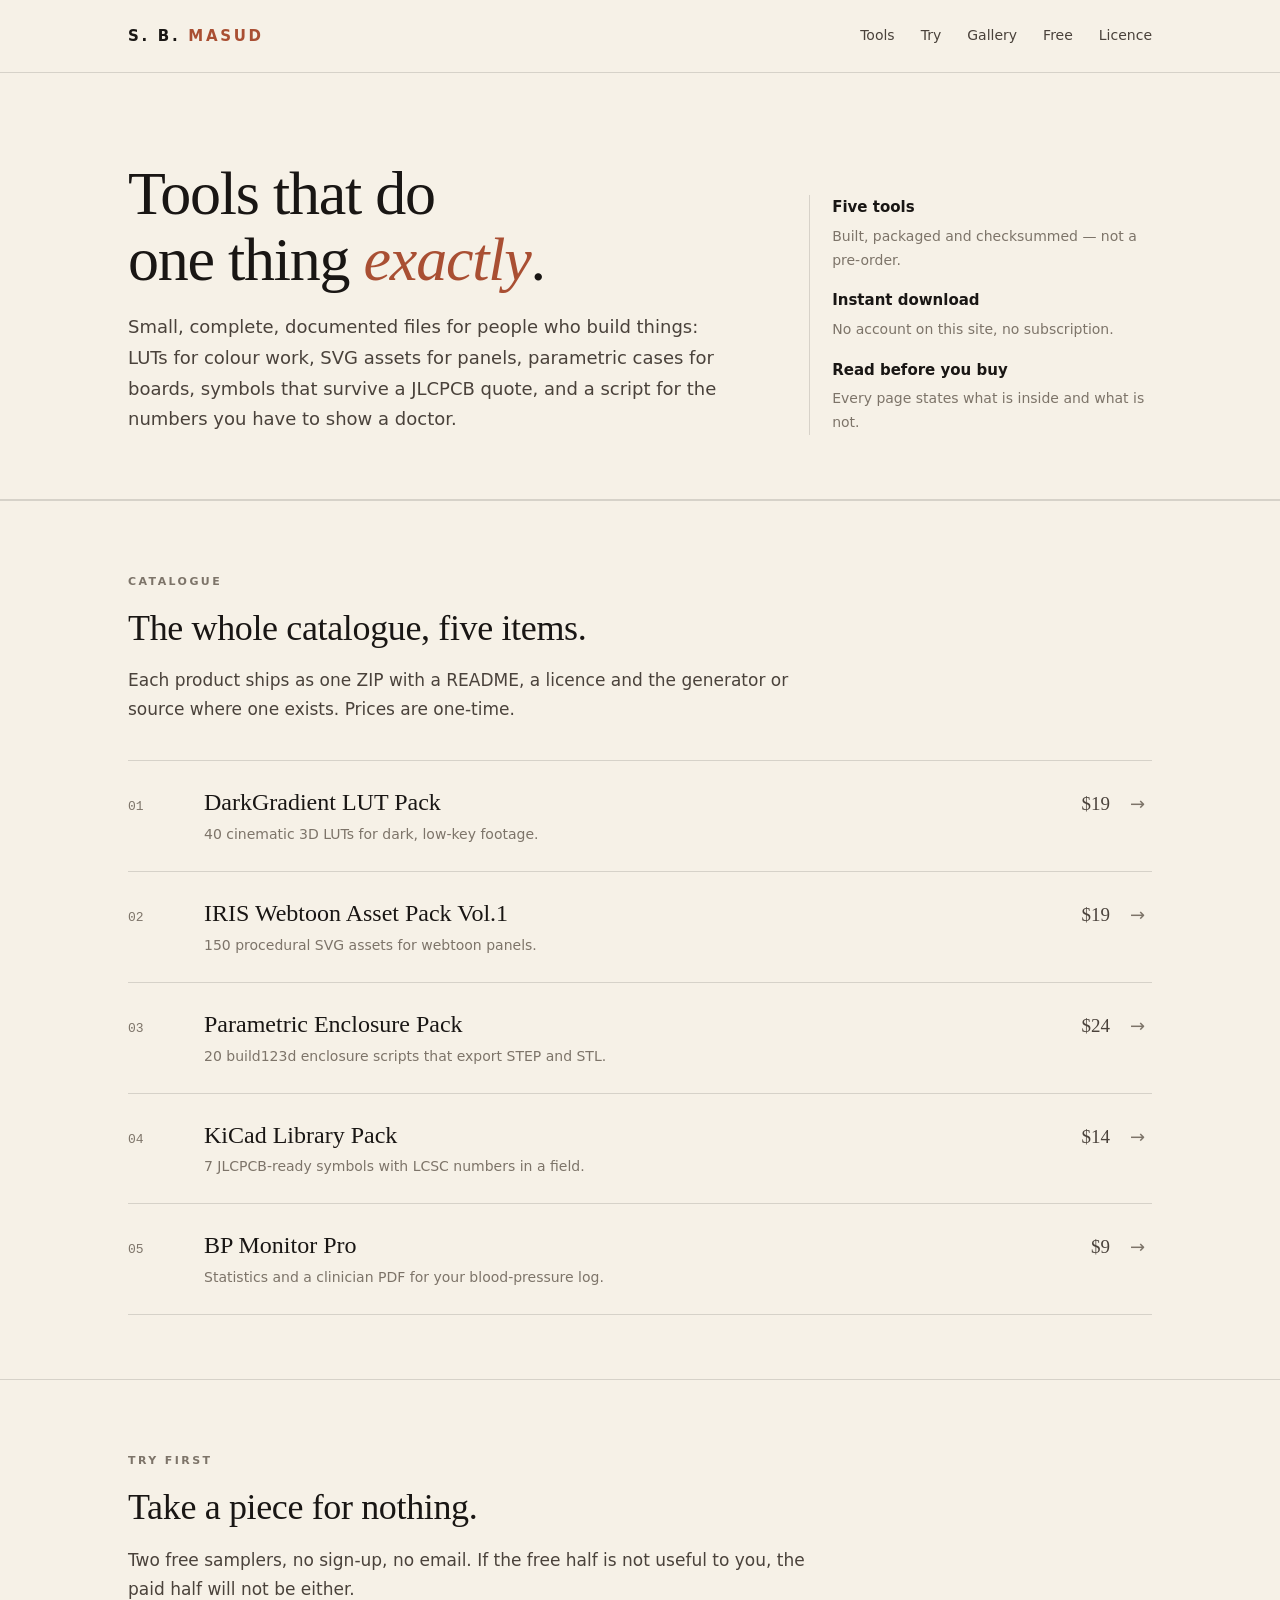
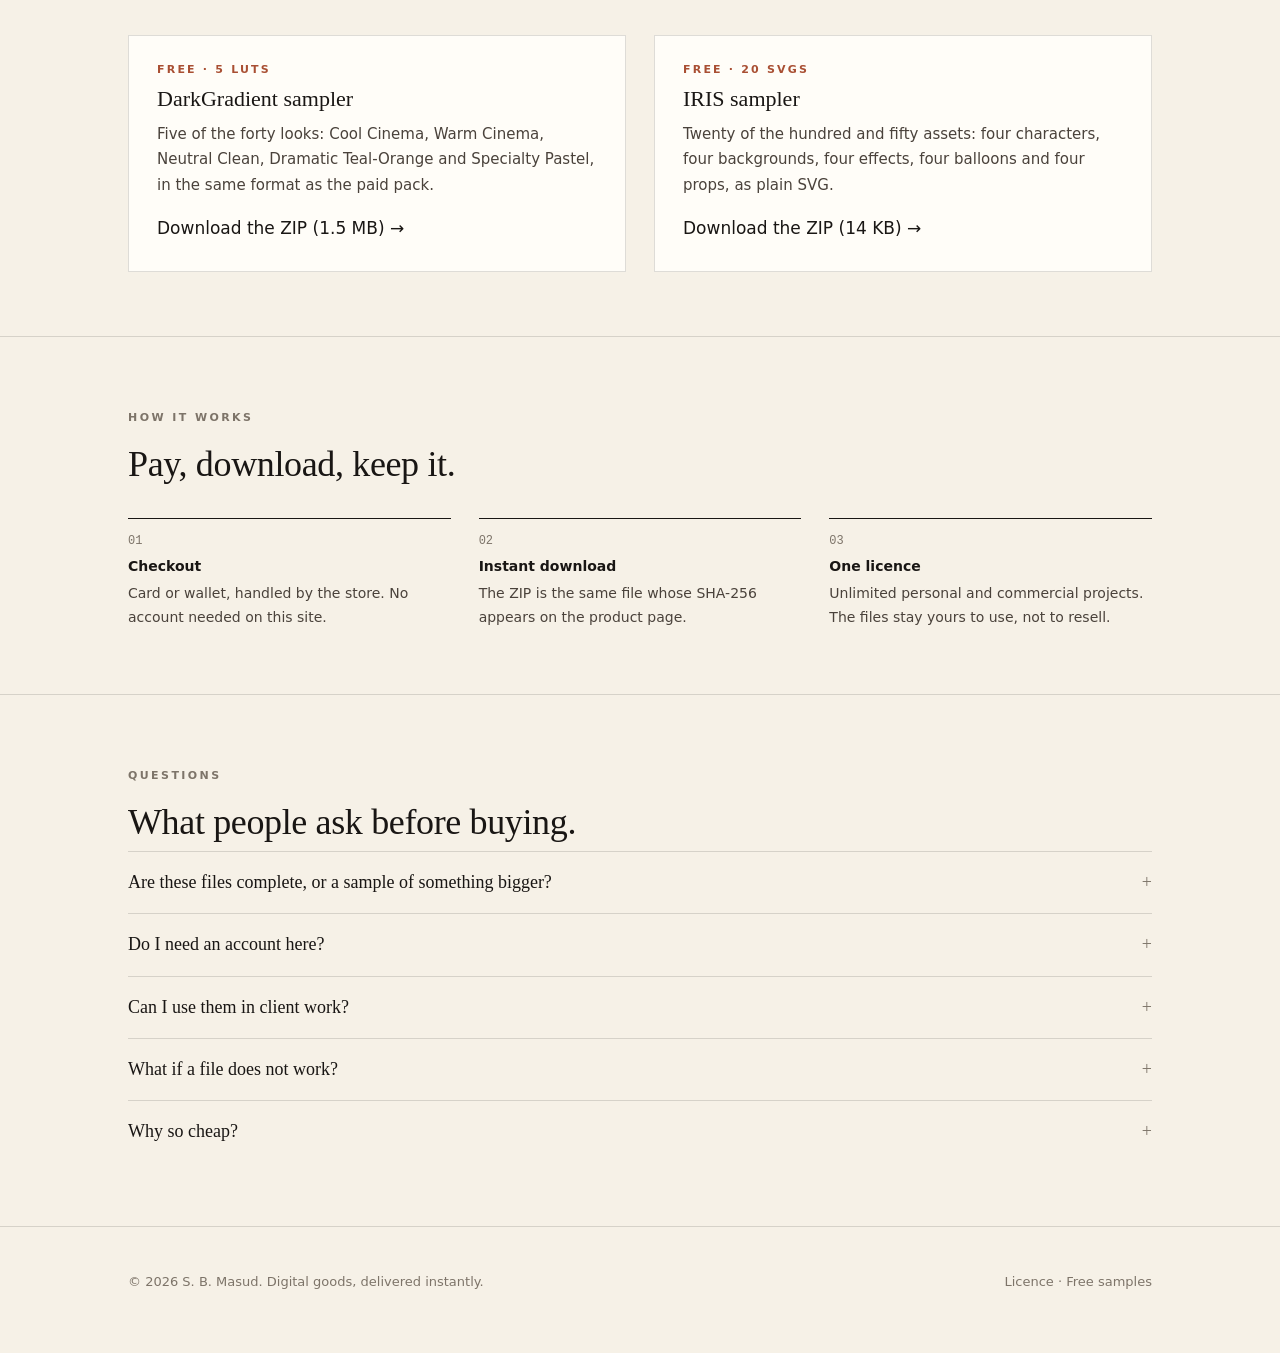
<file: index.html>
<!doctype html>
<html lang="en">
<head>
<meta charset="utf-8">
<meta name="viewport" content="width=device-width,initial-scale=1">
<title>S. B. Masud - engineering tools for people who build things</title>
<meta name="description" content="Five small, complete engineering tools: 40 cinematic LUTs, 150 SVG webtoon assets, 20 parametric enclosure scripts, 7 JLCPCB-ready KiCad symbols, and a blood-pressure report tool. Instant download, one-time price.">
<meta property="og:title" content="S. B. Masud - engineering tools for people who build things">
<meta property="og:description" content="Five small, complete engineering tools: 40 cinematic LUTs, 150 SVG webtoon assets, 20 parametric enclosure scripts, 7 JLCPCB-ready KiCad symbols, and a blood-pressure report tool. Instant download, one-time price.">
<meta property="og:type" content="website">
<link rel="stylesheet" href="assets/style.css">
<link rel="icon" href="data:image/svg+xml,%3Csvg xmlns='http://www.w3.org/2000/svg' viewBox='0 0 32 32'%3E%3Crect width='32' height='32' fill='%23f6f1e7'/%3E%3Cpath d='M8 24V8h9a5 5 0 0 1 0 10H8' fill='none' stroke='%23a94f33' stroke-width='2.4'/%3E%3C/svg%3E">

</head>
<body>
<a class="skip" href="#main">Skip to content</a>
<header class="site">
  <div class="wrap">
    <a class="wordmark" href="index.html">S. B. <span>Masud</span></a>
    <nav class="top">
      <a href="index.html#tools">Tools</a>
      <a href="try-luts.html">Try</a>
      <a href="iris-gallery.html">Gallery</a>
      <a href="free.html">Free</a>
      <a href="licence.html">Licence</a>
    </nav>
  </div>
</header>
<main id="main">
<section class="hero">
  <div class="wrap">
    <div>
      <h1>Tools that do <br>one thing <em>exactly</em>.</h1>
      <p class="sub">Small, complete, documented files for people who build things: LUTs for
      colour work, SVG assets for panels, parametric cases for boards, symbols that survive a
      JLCPCB quote, and a script for the numbers you have to show a doctor.</p>
    </div>
    <div class="meta">
      <div><b>Five tools</b>Built, packaged and checksummed &mdash; not a pre-order.</div>
      <div><b>Instant download</b>No account on this site, no subscription.</div>
      <div><b>Read before you buy</b>Every page states what is inside and what is not.</div>
    </div>
  </div>
</section>

<section id="tools">
  <div class="wrap">
    <span class="eyebrow">Catalogue</span>
    <h2>The whole catalogue, five items.</h2>
    <p class="lede">Each product ships as one ZIP with a README, a licence and the generator or
    source where one exists. Prices are one-time.</p>
    <ol class="index">
      <li><a href="products/darkgradient-luts.html">
        <span class="n">01</span>
        <span><span class="t">DarkGradient LUT Pack</span><span class="d">40 cinematic 3D LUTs for dark, low-key footage.</span></span>
        <span class="p">$19</span>
        <span class="arrow">&rarr;</span>
      </a></li>
      <li><a href="products/iris-webtoon-assets.html">
        <span class="n">02</span>
        <span><span class="t">IRIS Webtoon Asset Pack Vol.1</span><span class="d">150 procedural SVG assets for webtoon panels.</span></span>
        <span class="p">$19</span>
        <span class="arrow">&rarr;</span>
      </a></li>
      <li><a href="products/parametric-enclosures.html">
        <span class="n">03</span>
        <span><span class="t">Parametric Enclosure Pack</span><span class="d">20 build123d enclosure scripts that export STEP and STL.</span></span>
        <span class="p">$24</span>
        <span class="arrow">&rarr;</span>
      </a></li>
      <li><a href="products/kicad-library-pack.html">
        <span class="n">04</span>
        <span><span class="t">KiCad Library Pack</span><span class="d">7 JLCPCB-ready symbols with LCSC numbers in a field.</span></span>
        <span class="p">$14</span>
        <span class="arrow">&rarr;</span>
      </a></li>
      <li><a href="products/bp-monitor-pro.html">
        <span class="n">05</span>
        <span><span class="t">BP Monitor Pro</span><span class="d">Statistics and a clinician PDF for your blood-pressure log.</span></span>
        <span class="p">$9</span>
        <span class="arrow">&rarr;</span>
      </a></li>
    </ol>
  </div>
</section>

<section>
  <div class="wrap">
    <span class="eyebrow">Try first</span>
    <h2>Take a piece for nothing.</h2>
    <p class="lede">Two free samplers, no sign-up, no email. If the free half is not useful to
    you, the paid half will not be either.</p>
    <div class="grid2">
      <div class="card">
        <span class="tag">Free &middot; 5 LUTs</span>
        <h3>DarkGradient sampler</h3>
        <p>Five of the forty looks: Cool Cinema, Warm Cinema, Neutral Clean, Dramatic
        Teal-Orange and Specialty Pastel, in the same format as the paid pack.</p>
        <a href="free/darkgradient-sampler.zip">Download the ZIP (1.5 MB) &rarr;</a>
      </div>
      <div class="card">
        <span class="tag">Free &middot; 20 SVGs</span>
        <h3>IRIS sampler</h3>
        <p>Twenty of the hundred and fifty assets: four characters, four backgrounds, four
        effects, four balloons and four props, as plain SVG.</p>
        <a href="free/iris-sampler.zip">Download the ZIP (14 KB) &rarr;</a>
      </div>
    </div>
  </div>
</section>

<section>
  <div class="wrap">
    <span class="eyebrow">How it works</span>
    <h2>Pay, download, keep it.</h2>
    <div class="steps">
      <div><span>01</span><h3>Checkout</h3><p>Card or wallet, handled by the store. No account
      needed on this site.</p></div>
      <div><span>02</span><h3>Instant download</h3><p>The ZIP is the same file whose SHA-256
      appears on the product page.</p></div>
      <div><span>03</span><h3>One licence</h3><p>Unlimited personal and commercial projects.
      The files stay yours to use, not to resell.</p></div>
    </div>
  </div>
</section>

<section>
  <div class="wrap">
    <span class="eyebrow">Questions</span>
    <h2>What people ask before buying.</h2>
    <details><summary>Are these files complete, or a sample of something bigger?</summary>
      <p>Complete. The LUT pack is the forty files, the SVG pack is the hundred and fifty, the
      enclosure pack is the twenty scripts. The free samplers are the only cut-down items.</p></details>
    <details><summary>Do I need an account here?</summary>
      <p>No. Checkout and delivery are handled by the store; this site is a catalogue.</p></details>
    <details><summary>Can I use them in client work?</summary>
      <p>Yes, in unlimited personal and commercial projects. You cannot resell or redistribute
      the source files themselves.</p></details>
    <details><summary>What if a file does not work?</summary>
      <p>Say what broke and what you ran it on. Refunds are given within 14 days at the seller's
      discretion, and a reproducible bug gets fixed.</p></details>
    <details><summary>Why so cheap?</summary>
      <p>Because they are small tools that took a known amount of work, not a course. The price
      is the price; there is no upsell ladder behind it.</p></details>
  </div>
</section>
</main>
<footer class="site">
  <div class="wrap">
    <div>&copy; <span data-year>2026</span> S. B. Masud. Digital goods, delivered instantly.</div>
    <div><a href="licence.html">Licence</a> &middot; <a href="free.html">Free samples</a></div>
  </div>
</footer>
<script src="assets/config.js"></script>
<script src="assets/site.js"></script>
</body>
</html>
</file>
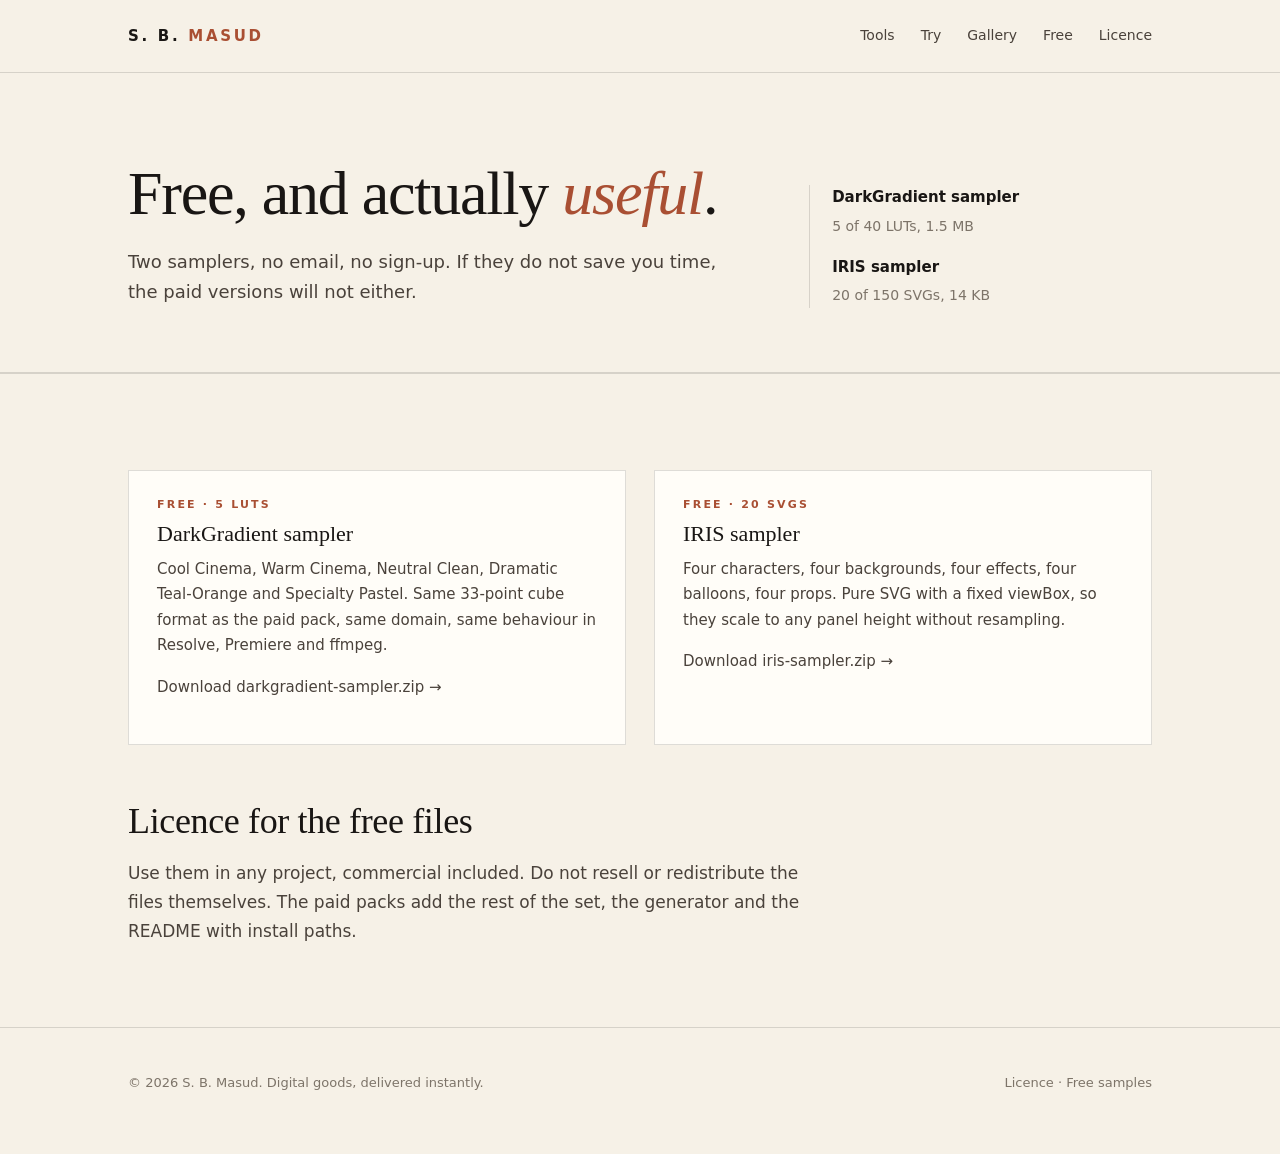
<file: free.html>
<!doctype html>
<html lang="en">
<head>
<meta charset="utf-8">
<meta name="viewport" content="width=device-width,initial-scale=1">
<title>Free samples - S. B. Masud</title>
<meta name="description" content="Two free samplers: five cinematic LUTs and twenty procedural SVG webtoon assets. No sign-up, no email.">
<meta property="og:title" content="Free samples - S. B. Masud">
<meta property="og:description" content="Two free samplers: five cinematic LUTs and twenty procedural SVG webtoon assets. No sign-up, no email.">
<meta property="og:type" content="website">
<link rel="stylesheet" href="assets/style.css">
<link rel="icon" href="data:image/svg+xml,%3Csvg xmlns='http://www.w3.org/2000/svg' viewBox='0 0 32 32'%3E%3Crect width='32' height='32' fill='%23f6f1e7'/%3E%3Cpath d='M8 24V8h9a5 5 0 0 1 0 10H8' fill='none' stroke='%23a94f33' stroke-width='2.4'/%3E%3C/svg%3E">

</head>
<body>
<a class="skip" href="#main">Skip to content</a>
<header class="site">
  <div class="wrap">
    <a class="wordmark" href="index.html">S. B. <span>Masud</span></a>
    <nav class="top">
      <a href="index.html#tools">Tools</a>
      <a href="try-luts.html">Try</a>
      <a href="iris-gallery.html">Gallery</a>
      <a href="free.html">Free</a>
      <a href="licence.html">Licence</a>
    </nav>
  </div>
</header>
<main id="main">
<section class="hero">
  <div class="wrap">
    <div>
      <h1>Free, and actually <em>useful</em>.</h1>
      <p class="sub">Two samplers, no email, no sign-up. If they do not save you time, the paid
      versions will not either.</p>
    </div>
    <div class="meta">
      <div><b>DarkGradient sampler</b>5 of 40 LUTs, 1.5 MB</div>
      <div><b>IRIS sampler</b>20 of 150 SVGs, 14 KB</div>
    </div>
  </div>
</section>
<section>
  <div class="wrap">
    <div class="grid2">
      <div class="card">
        <span class="tag">Free &middot; 5 LUTs</span>
        <h3>DarkGradient sampler</h3>
        <p>Cool Cinema, Warm Cinema, Neutral Clean, Dramatic Teal-Orange and Specialty Pastel.
        Same 33-point cube format as the paid pack, same domain, same behaviour in Resolve,
        Premiere and ffmpeg.</p>
        <p><a href="free/darkgradient-sampler.zip">Download darkgradient-sampler.zip &rarr;</a></p>
      </div>
      <div class="card">
        <span class="tag">Free &middot; 20 SVGs</span>
        <h3>IRIS sampler</h3>
        <p>Four characters, four backgrounds, four effects, four balloons, four props. Pure SVG
        with a fixed viewBox, so they scale to any panel height without resampling.</p>
        <p><a href="free/iris-sampler.zip">Download iris-sampler.zip &rarr;</a></p>
      </div>
    </div>
    <h2 style="margin-top:56px">Licence for the free files</h2>
    <p class="lede">Use them in any project, commercial included. Do not resell or redistribute
    the files themselves. The paid packs add the rest of the set, the generator and the README
    with install paths.</p>
  </div>
</section>
</main>
<footer class="site">
  <div class="wrap">
    <div>&copy; <span data-year>2026</span> S. B. Masud. Digital goods, delivered instantly.</div>
    <div><a href="licence.html">Licence</a> &middot; <a href="free.html">Free samples</a></div>
  </div>
</footer>
<script src="assets/config.js"></script>
<script src="assets/site.js"></script>
</body>
</html>
</file>
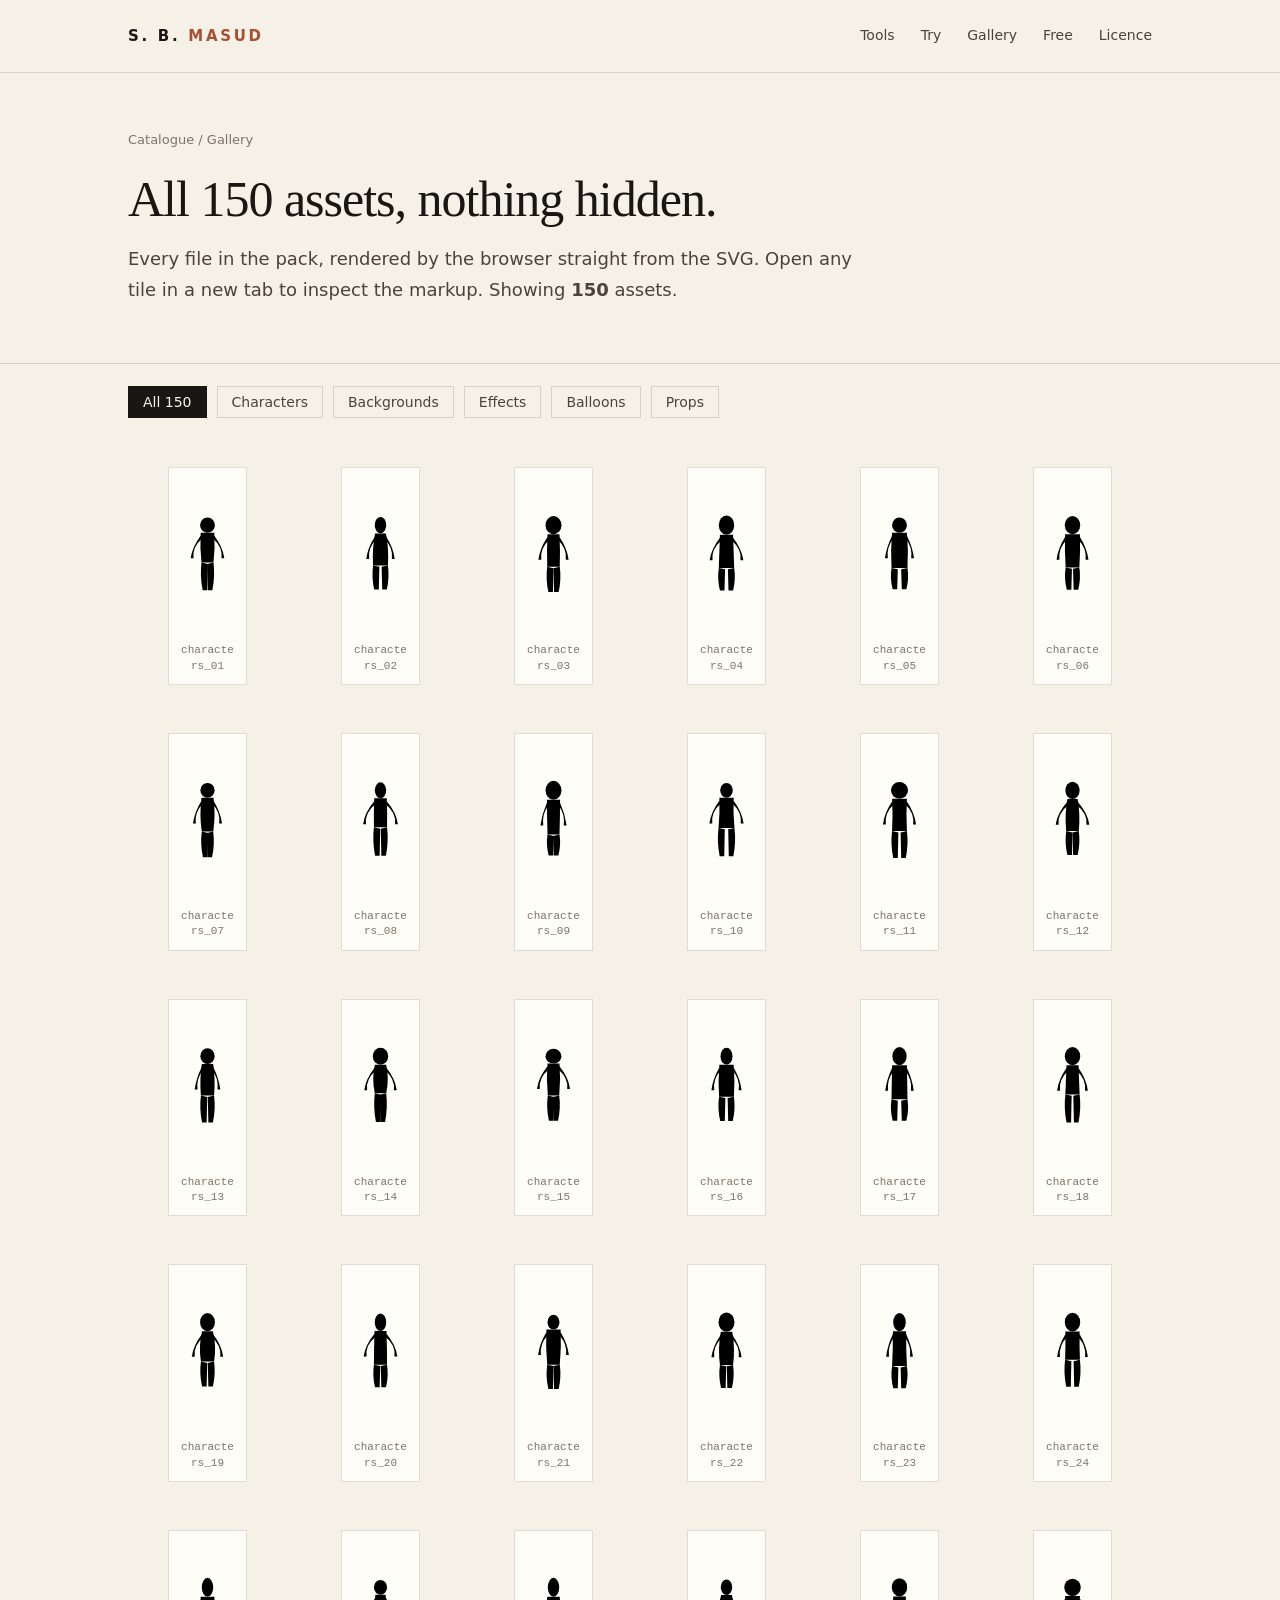
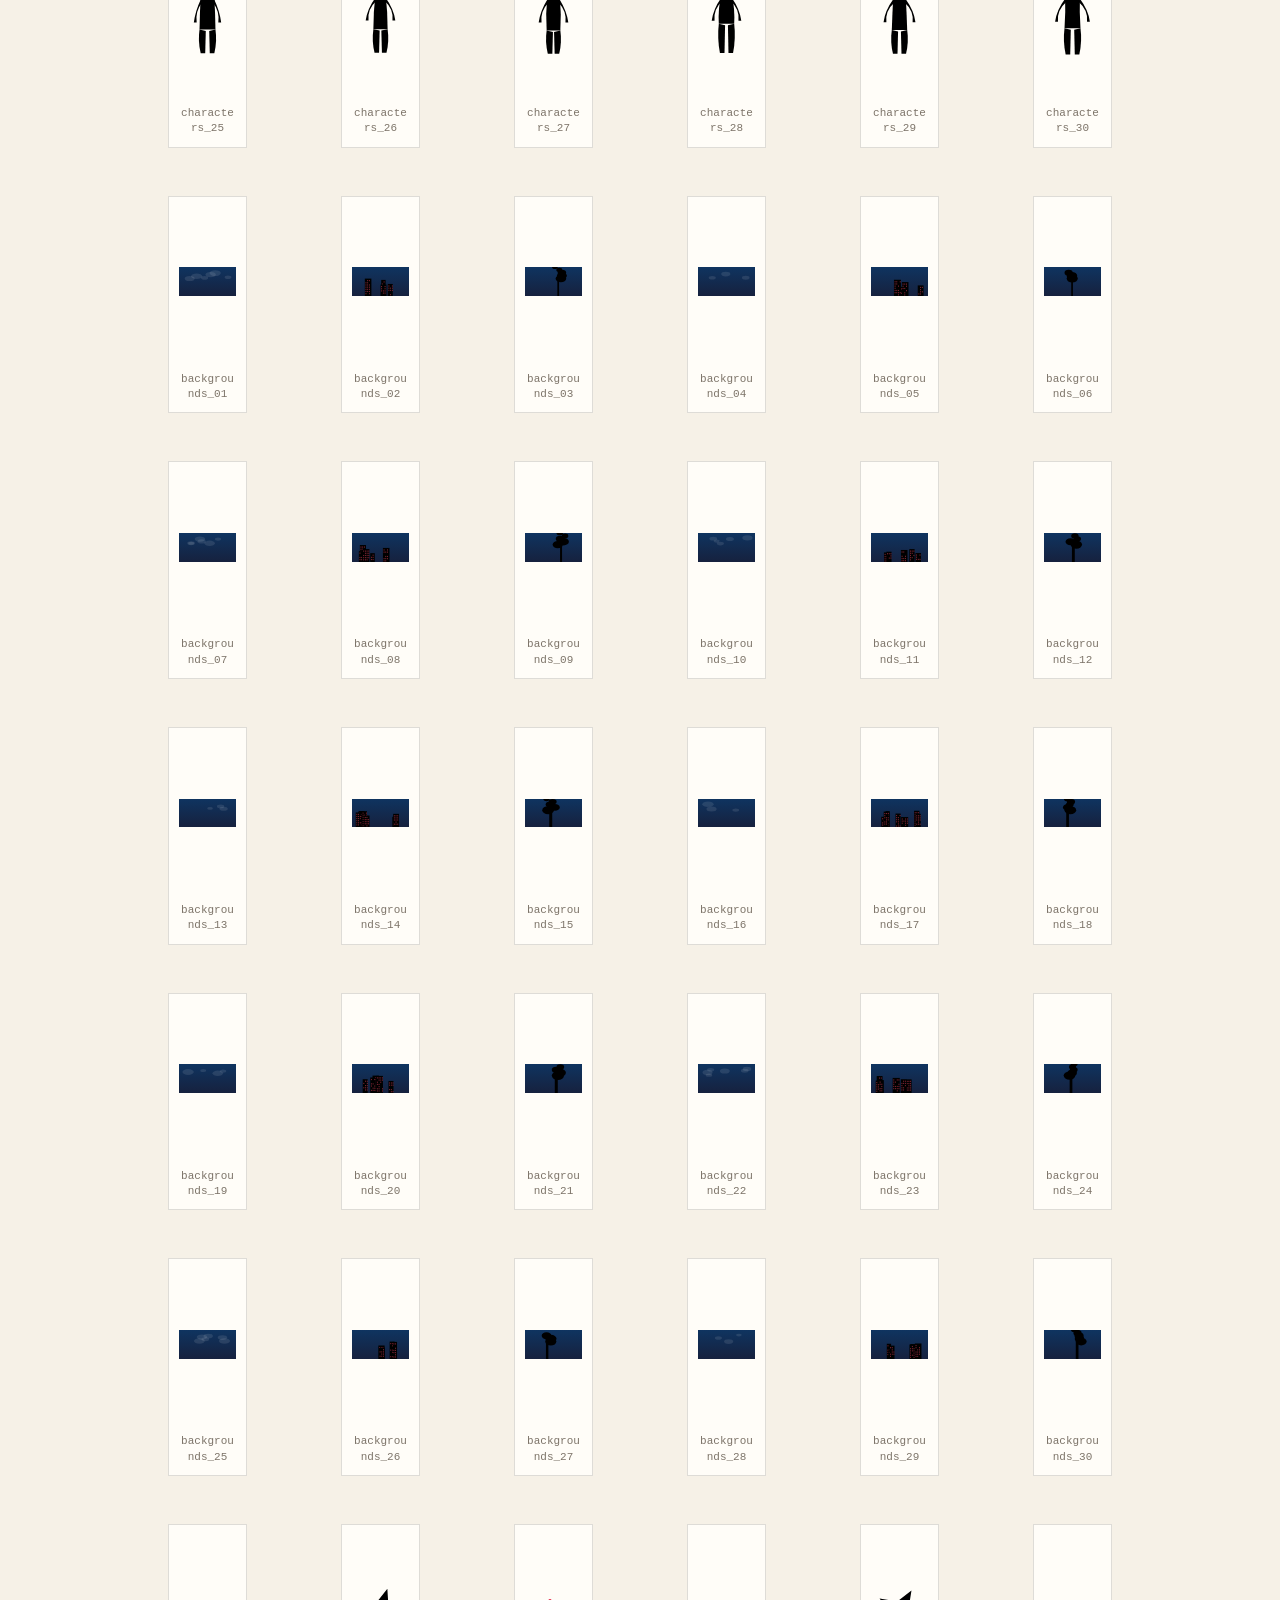
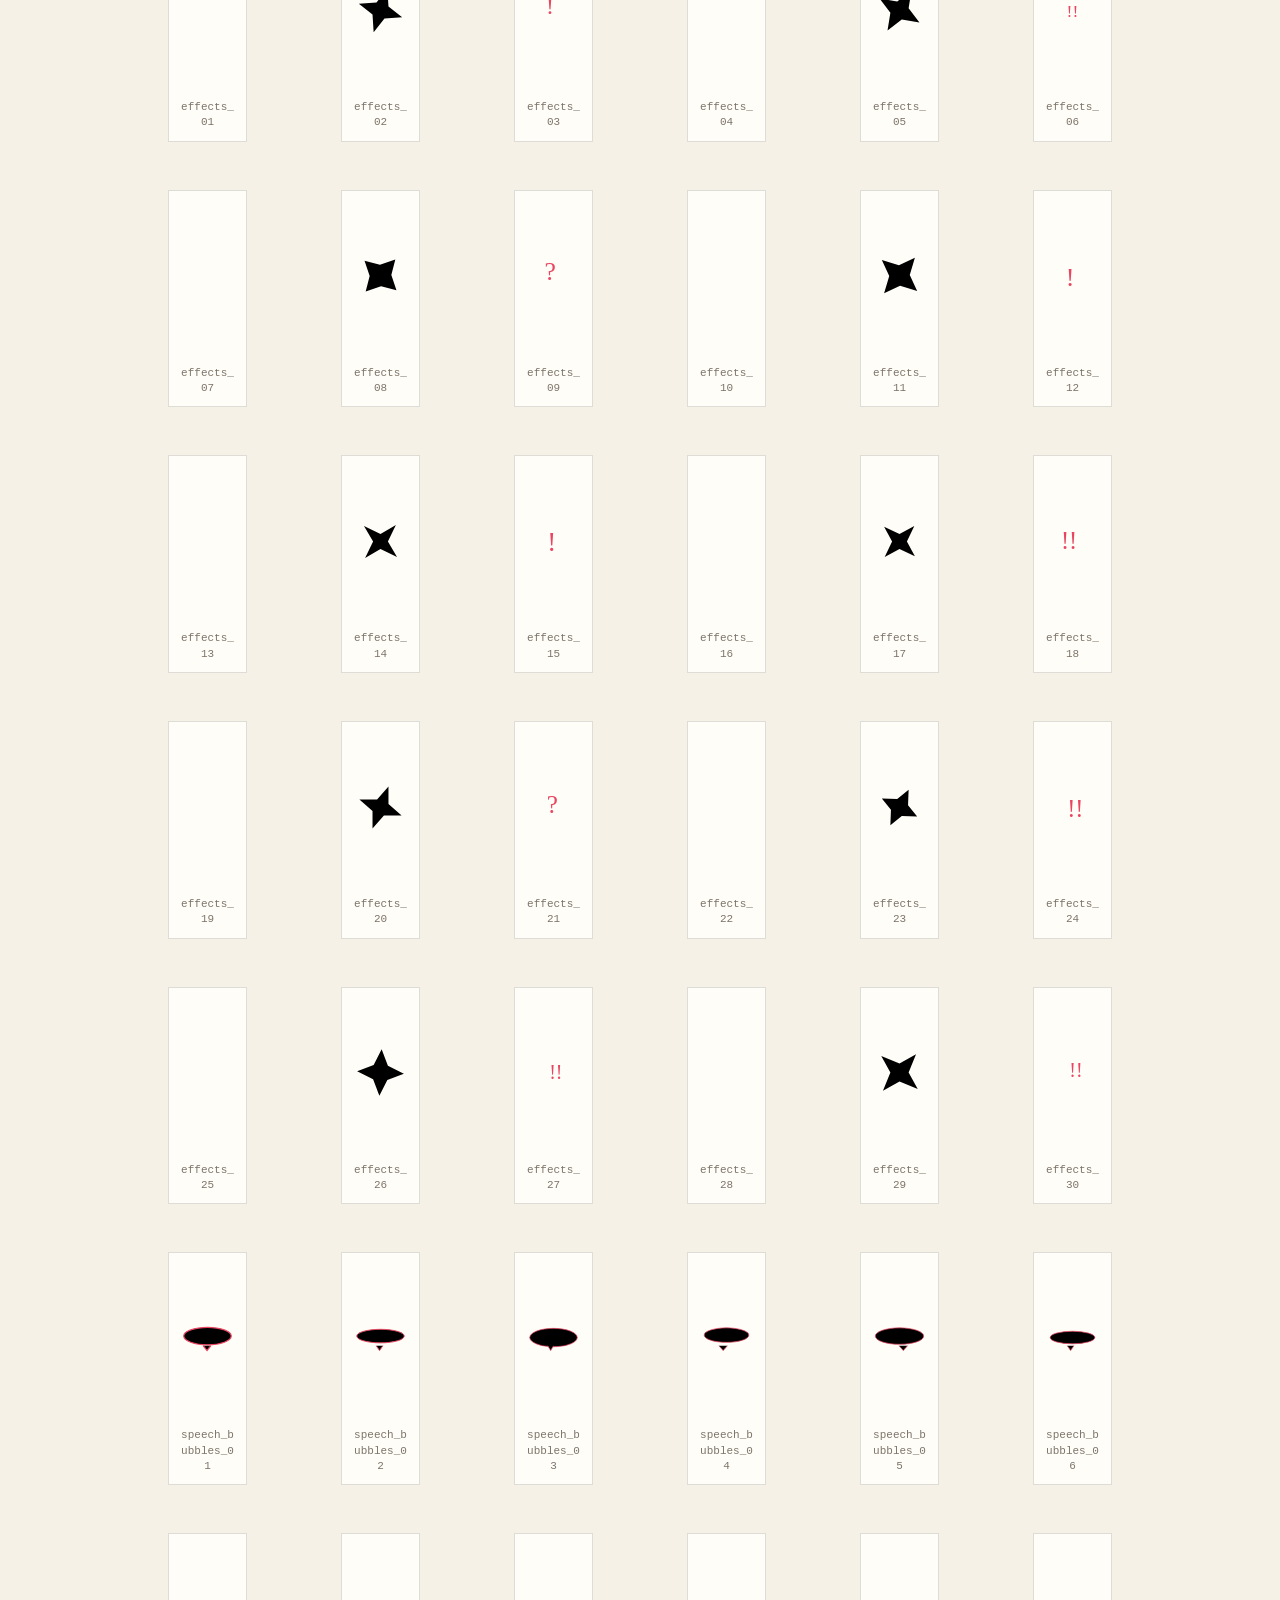
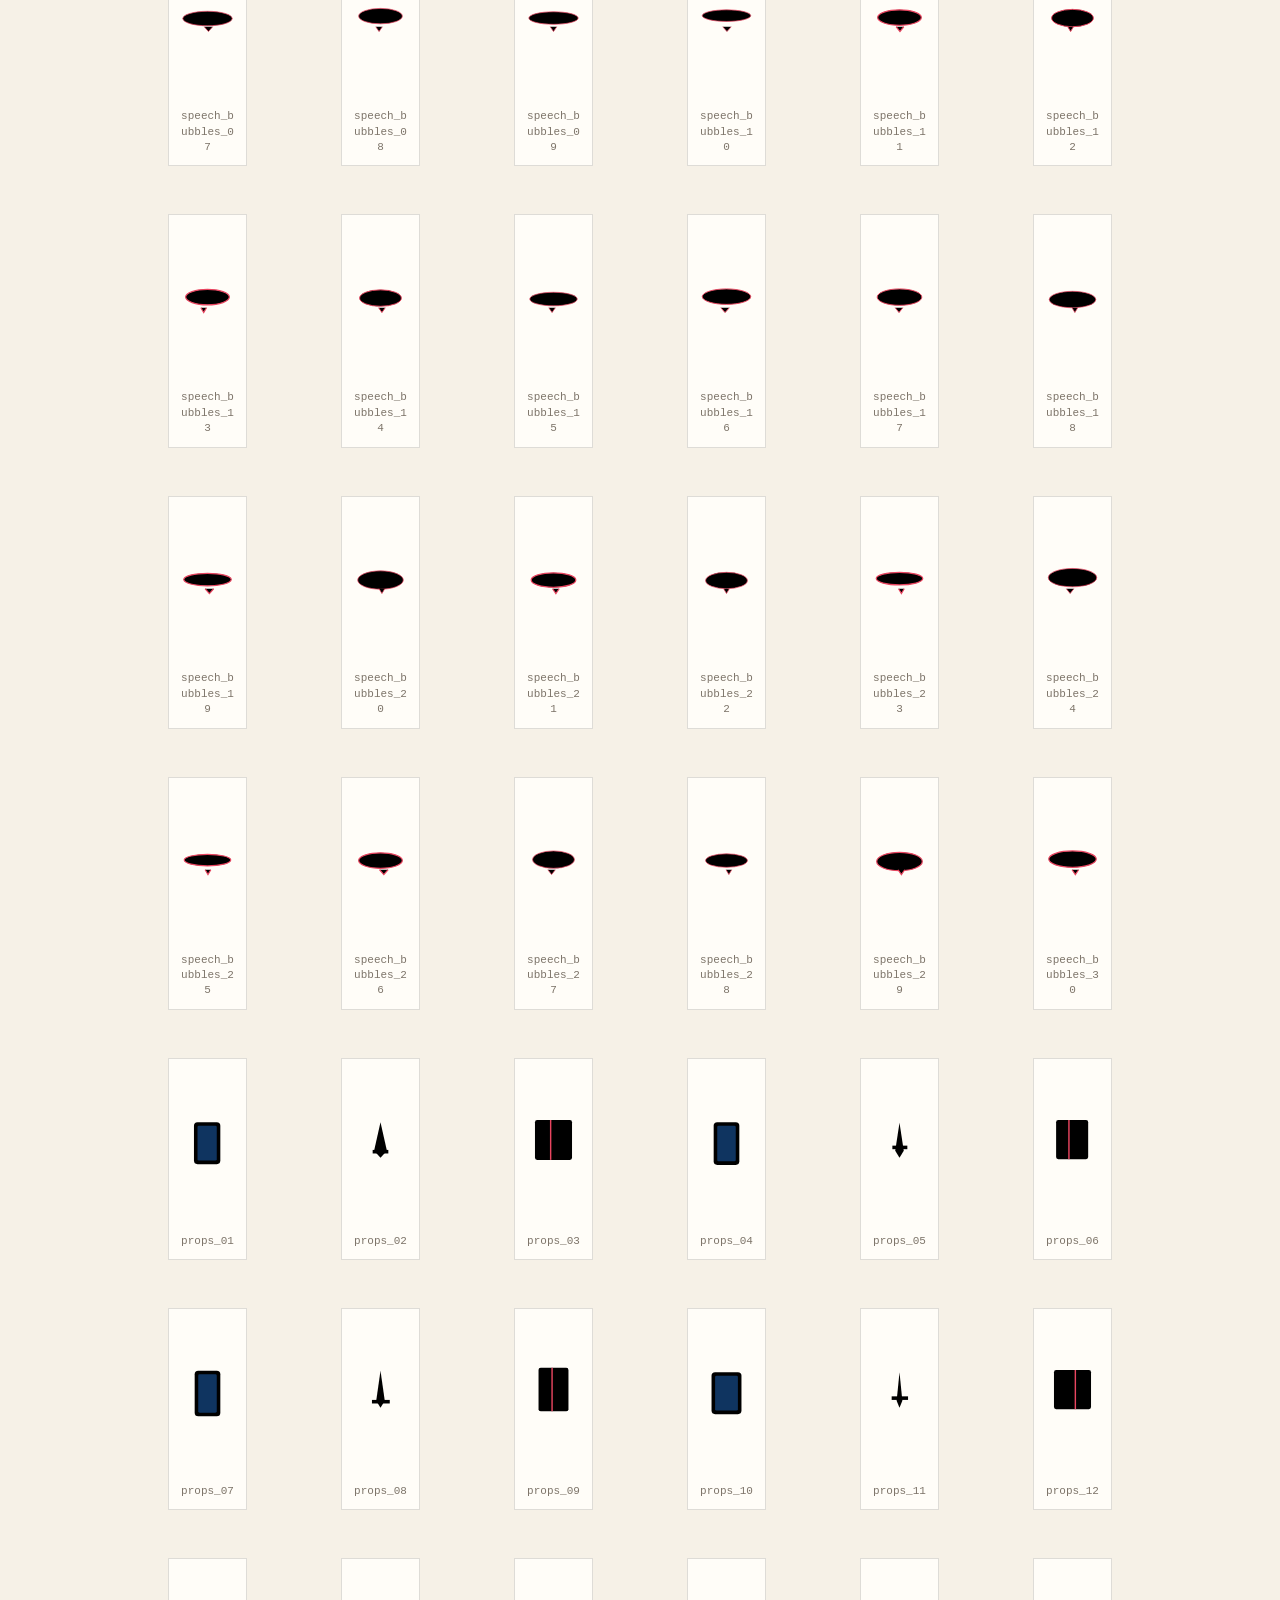
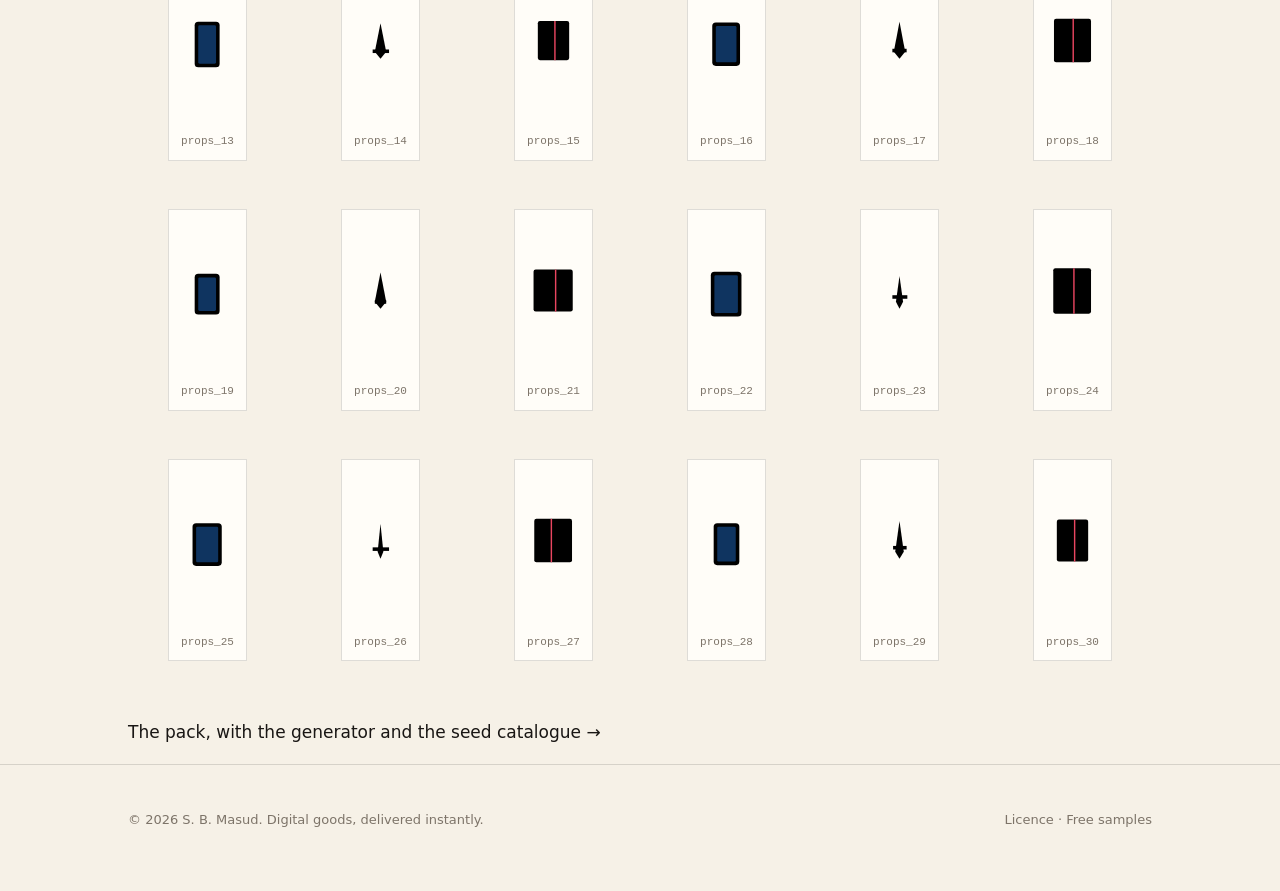
<file: iris-gallery.html>
<!doctype html>
<html lang="en">
<head>
<meta charset="utf-8">
<meta name="viewport" content="width=device-width,initial-scale=1">
<title>IRIS asset gallery - 150 SVG webtoon assets - S. B. Masud</title>
<meta name="description" content="Browse all 150 SVG assets in the IRIS Webtoon Asset Pack: characters, backgrounds, effects, speech balloons and props.">
<meta property="og:title" content="IRIS asset gallery - 150 SVG webtoon assets - S. B. Masud">
<meta property="og:description" content="Browse all 150 SVG assets in the IRIS Webtoon Asset Pack: characters, backgrounds, effects, speech balloons and props.">
<meta property="og:type" content="website">
<link rel="stylesheet" href="assets/style.css">
<link rel="icon" href="data:image/svg+xml,%3Csvg xmlns='http://www.w3.org/2000/svg' viewBox='0 0 32 32'%3E%3Crect width='32' height='32' fill='%23f6f1e7'/%3E%3Cpath d='M8 24V8h9a5 5 0 0 1 0 10H8' fill='none' stroke='%23a94f33' stroke-width='2.4'/%3E%3C/svg%3E">

<style>
.tool{display:grid;grid-template-columns:1fr 320px;gap:36px;padding:48px 0 72px}
.stage-wrap{background:#0f1115;border:1px solid var(--line);position:relative;min-height:300px}
.stage-wrap canvas{display:block;width:100%;height:auto}
.panel{border:1px solid var(--line);background:var(--paper);padding:22px}
.panel h3{font:600 12px/1 var(--sans);letter-spacing:.16em;text-transform:uppercase;color:var(--muted);margin:0 0 12px}
.look{display:block;width:100%;text-align:left;background:transparent;border:1px solid var(--line);padding:11px 13px;margin-bottom:8px;cursor:pointer;font:400 15px/1.3 var(--sans);color:var(--ink)}
.look small{display:block;color:var(--muted);font-size:12px;margin-top:3px}
.look:hover{border-color:var(--clay)}
.look[aria-pressed="true"]{border-color:var(--ink);background:var(--ink);color:var(--sand)}
.look[aria-pressed="true"] small{color:rgba(246,241,231,.7)}
.slider{width:100%;margin:10px 0 4px}
.row{display:flex;justify-content:space-between;align-items:baseline;font-size:13px;color:var(--muted)}
.file{display:block;margin-top:14px;font-size:13px;color:var(--ink2)}
.file input{margin-top:6px;display:block;width:100%;font-size:12px}
.hint{font-size:12px;color:var(--muted);line-height:1.6;margin-top:14px;border-top:1px solid var(--line2);padding-top:12px}
.btnline{display:inline-block;margin-top:10px;padding:11px 16px;background:var(--ink);color:var(--sand);font:600 13px/1 var(--sans);border:0;cursor:pointer}
.btnline:hover{background:var(--clay)}
.gallery{display:grid;grid-template-columns:repeat(auto-fill,minmax(150px,1fr));gap:14px;margin-top:32px}
.tile{background:var(--paper);border:1px solid var(--line);padding:10px;text-align:center}
.tile img{width:100%;height:150px;object-fit:contain}
.tile span{display:block;font:400 11px/1.4 var(--mono);color:var(--muted);margin-top:6px;word-break:break-all}
.filters{display:flex;gap:10px;flex-wrap:wrap;margin-top:22px}
.filters button{background:transparent;border:1px solid var(--line);padding:8px 14px;font:400 14px/1 var(--sans);cursor:pointer;color:var(--ink2)}
.filters button[aria-pressed="true"]{background:var(--ink);color:var(--sand);border-color:var(--ink)}
@media (max-width:860px){.tool{grid-template-columns:1fr}}
</style></head>
<body>
<a class="skip" href="#main">Skip to content</a>
<header class="site">
  <div class="wrap">
    <a class="wordmark" href="index.html">S. B. <span>Masud</span></a>
    <nav class="top">
      <a href="index.html#tools">Tools</a>
      <a href="try-luts.html">Try</a>
      <a href="iris-gallery.html">Gallery</a>
      <a href="free.html">Free</a>
      <a href="licence.html">Licence</a>
    </nav>
  </div>
</header>
<main id="main">
<div class="product-head">
  <div class="wrap">
    <div class="crumbs"><a href="index.html">Catalogue</a> / Gallery</div>
    <h1>All 150 assets, nothing hidden.</h1>
    <p class="lede">Every file in the pack, rendered by the browser straight from the SVG.
    Open any tile in a new tab to inspect the markup. Showing <b id="count">150</b> assets.</p>
  </div>
</div>
<div class="wrap">
  <div class="filters"><button data-cat="all" aria-pressed="true">All 150</button><button data-cat="characters" aria-pressed="false">Characters</button><button data-cat="backgrounds" aria-pressed="false">Backgrounds</button><button data-cat="effects" aria-pressed="false">Effects</button><button data-cat="speech_bubbles" aria-pressed="false">Balloons</button><button data-cat="props" aria-pressed="false">Props</button></div>
  <div class="gallery">
      <figure class="tile" data-cat="characters"><img src="assets/iris/characters/characters_01.svg" alt="characters asset characters_01" loading="lazy"><span>characters_01</span></figure>
      <figure class="tile" data-cat="characters"><img src="assets/iris/characters/characters_02.svg" alt="characters asset characters_02" loading="lazy"><span>characters_02</span></figure>
      <figure class="tile" data-cat="characters"><img src="assets/iris/characters/characters_03.svg" alt="characters asset characters_03" loading="lazy"><span>characters_03</span></figure>
      <figure class="tile" data-cat="characters"><img src="assets/iris/characters/characters_04.svg" alt="characters asset characters_04" loading="lazy"><span>characters_04</span></figure>
      <figure class="tile" data-cat="characters"><img src="assets/iris/characters/characters_05.svg" alt="characters asset characters_05" loading="lazy"><span>characters_05</span></figure>
      <figure class="tile" data-cat="characters"><img src="assets/iris/characters/characters_06.svg" alt="characters asset characters_06" loading="lazy"><span>characters_06</span></figure>
      <figure class="tile" data-cat="characters"><img src="assets/iris/characters/characters_07.svg" alt="characters asset characters_07" loading="lazy"><span>characters_07</span></figure>
      <figure class="tile" data-cat="characters"><img src="assets/iris/characters/characters_08.svg" alt="characters asset characters_08" loading="lazy"><span>characters_08</span></figure>
      <figure class="tile" data-cat="characters"><img src="assets/iris/characters/characters_09.svg" alt="characters asset characters_09" loading="lazy"><span>characters_09</span></figure>
      <figure class="tile" data-cat="characters"><img src="assets/iris/characters/characters_10.svg" alt="characters asset characters_10" loading="lazy"><span>characters_10</span></figure>
      <figure class="tile" data-cat="characters"><img src="assets/iris/characters/characters_11.svg" alt="characters asset characters_11" loading="lazy"><span>characters_11</span></figure>
      <figure class="tile" data-cat="characters"><img src="assets/iris/characters/characters_12.svg" alt="characters asset characters_12" loading="lazy"><span>characters_12</span></figure>
      <figure class="tile" data-cat="characters"><img src="assets/iris/characters/characters_13.svg" alt="characters asset characters_13" loading="lazy"><span>characters_13</span></figure>
      <figure class="tile" data-cat="characters"><img src="assets/iris/characters/characters_14.svg" alt="characters asset characters_14" loading="lazy"><span>characters_14</span></figure>
      <figure class="tile" data-cat="characters"><img src="assets/iris/characters/characters_15.svg" alt="characters asset characters_15" loading="lazy"><span>characters_15</span></figure>
      <figure class="tile" data-cat="characters"><img src="assets/iris/characters/characters_16.svg" alt="characters asset characters_16" loading="lazy"><span>characters_16</span></figure>
      <figure class="tile" data-cat="characters"><img src="assets/iris/characters/characters_17.svg" alt="characters asset characters_17" loading="lazy"><span>characters_17</span></figure>
      <figure class="tile" data-cat="characters"><img src="assets/iris/characters/characters_18.svg" alt="characters asset characters_18" loading="lazy"><span>characters_18</span></figure>
      <figure class="tile" data-cat="characters"><img src="assets/iris/characters/characters_19.svg" alt="characters asset characters_19" loading="lazy"><span>characters_19</span></figure>
      <figure class="tile" data-cat="characters"><img src="assets/iris/characters/characters_20.svg" alt="characters asset characters_20" loading="lazy"><span>characters_20</span></figure>
      <figure class="tile" data-cat="characters"><img src="assets/iris/characters/characters_21.svg" alt="characters asset characters_21" loading="lazy"><span>characters_21</span></figure>
      <figure class="tile" data-cat="characters"><img src="assets/iris/characters/characters_22.svg" alt="characters asset characters_22" loading="lazy"><span>characters_22</span></figure>
      <figure class="tile" data-cat="characters"><img src="assets/iris/characters/characters_23.svg" alt="characters asset characters_23" loading="lazy"><span>characters_23</span></figure>
      <figure class="tile" data-cat="characters"><img src="assets/iris/characters/characters_24.svg" alt="characters asset characters_24" loading="lazy"><span>characters_24</span></figure>
      <figure class="tile" data-cat="characters"><img src="assets/iris/characters/characters_25.svg" alt="characters asset characters_25" loading="lazy"><span>characters_25</span></figure>
      <figure class="tile" data-cat="characters"><img src="assets/iris/characters/characters_26.svg" alt="characters asset characters_26" loading="lazy"><span>characters_26</span></figure>
      <figure class="tile" data-cat="characters"><img src="assets/iris/characters/characters_27.svg" alt="characters asset characters_27" loading="lazy"><span>characters_27</span></figure>
      <figure class="tile" data-cat="characters"><img src="assets/iris/characters/characters_28.svg" alt="characters asset characters_28" loading="lazy"><span>characters_28</span></figure>
      <figure class="tile" data-cat="characters"><img src="assets/iris/characters/characters_29.svg" alt="characters asset characters_29" loading="lazy"><span>characters_29</span></figure>
      <figure class="tile" data-cat="characters"><img src="assets/iris/characters/characters_30.svg" alt="characters asset characters_30" loading="lazy"><span>characters_30</span></figure>
      <figure class="tile" data-cat="backgrounds"><img src="assets/iris/backgrounds/backgrounds_01.svg" alt="backgrounds asset backgrounds_01" loading="lazy"><span>backgrounds_01</span></figure>
      <figure class="tile" data-cat="backgrounds"><img src="assets/iris/backgrounds/backgrounds_02.svg" alt="backgrounds asset backgrounds_02" loading="lazy"><span>backgrounds_02</span></figure>
      <figure class="tile" data-cat="backgrounds"><img src="assets/iris/backgrounds/backgrounds_03.svg" alt="backgrounds asset backgrounds_03" loading="lazy"><span>backgrounds_03</span></figure>
      <figure class="tile" data-cat="backgrounds"><img src="assets/iris/backgrounds/backgrounds_04.svg" alt="backgrounds asset backgrounds_04" loading="lazy"><span>backgrounds_04</span></figure>
      <figure class="tile" data-cat="backgrounds"><img src="assets/iris/backgrounds/backgrounds_05.svg" alt="backgrounds asset backgrounds_05" loading="lazy"><span>backgrounds_05</span></figure>
      <figure class="tile" data-cat="backgrounds"><img src="assets/iris/backgrounds/backgrounds_06.svg" alt="backgrounds asset backgrounds_06" loading="lazy"><span>backgrounds_06</span></figure>
      <figure class="tile" data-cat="backgrounds"><img src="assets/iris/backgrounds/backgrounds_07.svg" alt="backgrounds asset backgrounds_07" loading="lazy"><span>backgrounds_07</span></figure>
      <figure class="tile" data-cat="backgrounds"><img src="assets/iris/backgrounds/backgrounds_08.svg" alt="backgrounds asset backgrounds_08" loading="lazy"><span>backgrounds_08</span></figure>
      <figure class="tile" data-cat="backgrounds"><img src="assets/iris/backgrounds/backgrounds_09.svg" alt="backgrounds asset backgrounds_09" loading="lazy"><span>backgrounds_09</span></figure>
      <figure class="tile" data-cat="backgrounds"><img src="assets/iris/backgrounds/backgrounds_10.svg" alt="backgrounds asset backgrounds_10" loading="lazy"><span>backgrounds_10</span></figure>
      <figure class="tile" data-cat="backgrounds"><img src="assets/iris/backgrounds/backgrounds_11.svg" alt="backgrounds asset backgrounds_11" loading="lazy"><span>backgrounds_11</span></figure>
      <figure class="tile" data-cat="backgrounds"><img src="assets/iris/backgrounds/backgrounds_12.svg" alt="backgrounds asset backgrounds_12" loading="lazy"><span>backgrounds_12</span></figure>
      <figure class="tile" data-cat="backgrounds"><img src="assets/iris/backgrounds/backgrounds_13.svg" alt="backgrounds asset backgrounds_13" loading="lazy"><span>backgrounds_13</span></figure>
      <figure class="tile" data-cat="backgrounds"><img src="assets/iris/backgrounds/backgrounds_14.svg" alt="backgrounds asset backgrounds_14" loading="lazy"><span>backgrounds_14</span></figure>
      <figure class="tile" data-cat="backgrounds"><img src="assets/iris/backgrounds/backgrounds_15.svg" alt="backgrounds asset backgrounds_15" loading="lazy"><span>backgrounds_15</span></figure>
      <figure class="tile" data-cat="backgrounds"><img src="assets/iris/backgrounds/backgrounds_16.svg" alt="backgrounds asset backgrounds_16" loading="lazy"><span>backgrounds_16</span></figure>
      <figure class="tile" data-cat="backgrounds"><img src="assets/iris/backgrounds/backgrounds_17.svg" alt="backgrounds asset backgrounds_17" loading="lazy"><span>backgrounds_17</span></figure>
      <figure class="tile" data-cat="backgrounds"><img src="assets/iris/backgrounds/backgrounds_18.svg" alt="backgrounds asset backgrounds_18" loading="lazy"><span>backgrounds_18</span></figure>
      <figure class="tile" data-cat="backgrounds"><img src="assets/iris/backgrounds/backgrounds_19.svg" alt="backgrounds asset backgrounds_19" loading="lazy"><span>backgrounds_19</span></figure>
      <figure class="tile" data-cat="backgrounds"><img src="assets/iris/backgrounds/backgrounds_20.svg" alt="backgrounds asset backgrounds_20" loading="lazy"><span>backgrounds_20</span></figure>
      <figure class="tile" data-cat="backgrounds"><img src="assets/iris/backgrounds/backgrounds_21.svg" alt="backgrounds asset backgrounds_21" loading="lazy"><span>backgrounds_21</span></figure>
      <figure class="tile" data-cat="backgrounds"><img src="assets/iris/backgrounds/backgrounds_22.svg" alt="backgrounds asset backgrounds_22" loading="lazy"><span>backgrounds_22</span></figure>
      <figure class="tile" data-cat="backgrounds"><img src="assets/iris/backgrounds/backgrounds_23.svg" alt="backgrounds asset backgrounds_23" loading="lazy"><span>backgrounds_23</span></figure>
      <figure class="tile" data-cat="backgrounds"><img src="assets/iris/backgrounds/backgrounds_24.svg" alt="backgrounds asset backgrounds_24" loading="lazy"><span>backgrounds_24</span></figure>
      <figure class="tile" data-cat="backgrounds"><img src="assets/iris/backgrounds/backgrounds_25.svg" alt="backgrounds asset backgrounds_25" loading="lazy"><span>backgrounds_25</span></figure>
      <figure class="tile" data-cat="backgrounds"><img src="assets/iris/backgrounds/backgrounds_26.svg" alt="backgrounds asset backgrounds_26" loading="lazy"><span>backgrounds_26</span></figure>
      <figure class="tile" data-cat="backgrounds"><img src="assets/iris/backgrounds/backgrounds_27.svg" alt="backgrounds asset backgrounds_27" loading="lazy"><span>backgrounds_27</span></figure>
      <figure class="tile" data-cat="backgrounds"><img src="assets/iris/backgrounds/backgrounds_28.svg" alt="backgrounds asset backgrounds_28" loading="lazy"><span>backgrounds_28</span></figure>
      <figure class="tile" data-cat="backgrounds"><img src="assets/iris/backgrounds/backgrounds_29.svg" alt="backgrounds asset backgrounds_29" loading="lazy"><span>backgrounds_29</span></figure>
      <figure class="tile" data-cat="backgrounds"><img src="assets/iris/backgrounds/backgrounds_30.svg" alt="backgrounds asset backgrounds_30" loading="lazy"><span>backgrounds_30</span></figure>
      <figure class="tile" data-cat="effects"><img src="assets/iris/effects/effects_01.svg" alt="effects asset effects_01" loading="lazy"><span>effects_01</span></figure>
      <figure class="tile" data-cat="effects"><img src="assets/iris/effects/effects_02.svg" alt="effects asset effects_02" loading="lazy"><span>effects_02</span></figure>
      <figure class="tile" data-cat="effects"><img src="assets/iris/effects/effects_03.svg" alt="effects asset effects_03" loading="lazy"><span>effects_03</span></figure>
      <figure class="tile" data-cat="effects"><img src="assets/iris/effects/effects_04.svg" alt="effects asset effects_04" loading="lazy"><span>effects_04</span></figure>
      <figure class="tile" data-cat="effects"><img src="assets/iris/effects/effects_05.svg" alt="effects asset effects_05" loading="lazy"><span>effects_05</span></figure>
      <figure class="tile" data-cat="effects"><img src="assets/iris/effects/effects_06.svg" alt="effects asset effects_06" loading="lazy"><span>effects_06</span></figure>
      <figure class="tile" data-cat="effects"><img src="assets/iris/effects/effects_07.svg" alt="effects asset effects_07" loading="lazy"><span>effects_07</span></figure>
      <figure class="tile" data-cat="effects"><img src="assets/iris/effects/effects_08.svg" alt="effects asset effects_08" loading="lazy"><span>effects_08</span></figure>
      <figure class="tile" data-cat="effects"><img src="assets/iris/effects/effects_09.svg" alt="effects asset effects_09" loading="lazy"><span>effects_09</span></figure>
      <figure class="tile" data-cat="effects"><img src="assets/iris/effects/effects_10.svg" alt="effects asset effects_10" loading="lazy"><span>effects_10</span></figure>
      <figure class="tile" data-cat="effects"><img src="assets/iris/effects/effects_11.svg" alt="effects asset effects_11" loading="lazy"><span>effects_11</span></figure>
      <figure class="tile" data-cat="effects"><img src="assets/iris/effects/effects_12.svg" alt="effects asset effects_12" loading="lazy"><span>effects_12</span></figure>
      <figure class="tile" data-cat="effects"><img src="assets/iris/effects/effects_13.svg" alt="effects asset effects_13" loading="lazy"><span>effects_13</span></figure>
      <figure class="tile" data-cat="effects"><img src="assets/iris/effects/effects_14.svg" alt="effects asset effects_14" loading="lazy"><span>effects_14</span></figure>
      <figure class="tile" data-cat="effects"><img src="assets/iris/effects/effects_15.svg" alt="effects asset effects_15" loading="lazy"><span>effects_15</span></figure>
      <figure class="tile" data-cat="effects"><img src="assets/iris/effects/effects_16.svg" alt="effects asset effects_16" loading="lazy"><span>effects_16</span></figure>
      <figure class="tile" data-cat="effects"><img src="assets/iris/effects/effects_17.svg" alt="effects asset effects_17" loading="lazy"><span>effects_17</span></figure>
      <figure class="tile" data-cat="effects"><img src="assets/iris/effects/effects_18.svg" alt="effects asset effects_18" loading="lazy"><span>effects_18</span></figure>
      <figure class="tile" data-cat="effects"><img src="assets/iris/effects/effects_19.svg" alt="effects asset effects_19" loading="lazy"><span>effects_19</span></figure>
      <figure class="tile" data-cat="effects"><img src="assets/iris/effects/effects_20.svg" alt="effects asset effects_20" loading="lazy"><span>effects_20</span></figure>
      <figure class="tile" data-cat="effects"><img src="assets/iris/effects/effects_21.svg" alt="effects asset effects_21" loading="lazy"><span>effects_21</span></figure>
      <figure class="tile" data-cat="effects"><img src="assets/iris/effects/effects_22.svg" alt="effects asset effects_22" loading="lazy"><span>effects_22</span></figure>
      <figure class="tile" data-cat="effects"><img src="assets/iris/effects/effects_23.svg" alt="effects asset effects_23" loading="lazy"><span>effects_23</span></figure>
      <figure class="tile" data-cat="effects"><img src="assets/iris/effects/effects_24.svg" alt="effects asset effects_24" loading="lazy"><span>effects_24</span></figure>
      <figure class="tile" data-cat="effects"><img src="assets/iris/effects/effects_25.svg" alt="effects asset effects_25" loading="lazy"><span>effects_25</span></figure>
      <figure class="tile" data-cat="effects"><img src="assets/iris/effects/effects_26.svg" alt="effects asset effects_26" loading="lazy"><span>effects_26</span></figure>
      <figure class="tile" data-cat="effects"><img src="assets/iris/effects/effects_27.svg" alt="effects asset effects_27" loading="lazy"><span>effects_27</span></figure>
      <figure class="tile" data-cat="effects"><img src="assets/iris/effects/effects_28.svg" alt="effects asset effects_28" loading="lazy"><span>effects_28</span></figure>
      <figure class="tile" data-cat="effects"><img src="assets/iris/effects/effects_29.svg" alt="effects asset effects_29" loading="lazy"><span>effects_29</span></figure>
      <figure class="tile" data-cat="effects"><img src="assets/iris/effects/effects_30.svg" alt="effects asset effects_30" loading="lazy"><span>effects_30</span></figure>
      <figure class="tile" data-cat="speech_bubbles"><img src="assets/iris/speech_bubbles/speech_bubbles_01.svg" alt="speech bubbles asset speech_bubbles_01" loading="lazy"><span>speech_bubbles_01</span></figure>
      <figure class="tile" data-cat="speech_bubbles"><img src="assets/iris/speech_bubbles/speech_bubbles_02.svg" alt="speech bubbles asset speech_bubbles_02" loading="lazy"><span>speech_bubbles_02</span></figure>
      <figure class="tile" data-cat="speech_bubbles"><img src="assets/iris/speech_bubbles/speech_bubbles_03.svg" alt="speech bubbles asset speech_bubbles_03" loading="lazy"><span>speech_bubbles_03</span></figure>
      <figure class="tile" data-cat="speech_bubbles"><img src="assets/iris/speech_bubbles/speech_bubbles_04.svg" alt="speech bubbles asset speech_bubbles_04" loading="lazy"><span>speech_bubbles_04</span></figure>
      <figure class="tile" data-cat="speech_bubbles"><img src="assets/iris/speech_bubbles/speech_bubbles_05.svg" alt="speech bubbles asset speech_bubbles_05" loading="lazy"><span>speech_bubbles_05</span></figure>
      <figure class="tile" data-cat="speech_bubbles"><img src="assets/iris/speech_bubbles/speech_bubbles_06.svg" alt="speech bubbles asset speech_bubbles_06" loading="lazy"><span>speech_bubbles_06</span></figure>
      <figure class="tile" data-cat="speech_bubbles"><img src="assets/iris/speech_bubbles/speech_bubbles_07.svg" alt="speech bubbles asset speech_bubbles_07" loading="lazy"><span>speech_bubbles_07</span></figure>
      <figure class="tile" data-cat="speech_bubbles"><img src="assets/iris/speech_bubbles/speech_bubbles_08.svg" alt="speech bubbles asset speech_bubbles_08" loading="lazy"><span>speech_bubbles_08</span></figure>
      <figure class="tile" data-cat="speech_bubbles"><img src="assets/iris/speech_bubbles/speech_bubbles_09.svg" alt="speech bubbles asset speech_bubbles_09" loading="lazy"><span>speech_bubbles_09</span></figure>
      <figure class="tile" data-cat="speech_bubbles"><img src="assets/iris/speech_bubbles/speech_bubbles_10.svg" alt="speech bubbles asset speech_bubbles_10" loading="lazy"><span>speech_bubbles_10</span></figure>
      <figure class="tile" data-cat="speech_bubbles"><img src="assets/iris/speech_bubbles/speech_bubbles_11.svg" alt="speech bubbles asset speech_bubbles_11" loading="lazy"><span>speech_bubbles_11</span></figure>
      <figure class="tile" data-cat="speech_bubbles"><img src="assets/iris/speech_bubbles/speech_bubbles_12.svg" alt="speech bubbles asset speech_bubbles_12" loading="lazy"><span>speech_bubbles_12</span></figure>
      <figure class="tile" data-cat="speech_bubbles"><img src="assets/iris/speech_bubbles/speech_bubbles_13.svg" alt="speech bubbles asset speech_bubbles_13" loading="lazy"><span>speech_bubbles_13</span></figure>
      <figure class="tile" data-cat="speech_bubbles"><img src="assets/iris/speech_bubbles/speech_bubbles_14.svg" alt="speech bubbles asset speech_bubbles_14" loading="lazy"><span>speech_bubbles_14</span></figure>
      <figure class="tile" data-cat="speech_bubbles"><img src="assets/iris/speech_bubbles/speech_bubbles_15.svg" alt="speech bubbles asset speech_bubbles_15" loading="lazy"><span>speech_bubbles_15</span></figure>
      <figure class="tile" data-cat="speech_bubbles"><img src="assets/iris/speech_bubbles/speech_bubbles_16.svg" alt="speech bubbles asset speech_bubbles_16" loading="lazy"><span>speech_bubbles_16</span></figure>
      <figure class="tile" data-cat="speech_bubbles"><img src="assets/iris/speech_bubbles/speech_bubbles_17.svg" alt="speech bubbles asset speech_bubbles_17" loading="lazy"><span>speech_bubbles_17</span></figure>
      <figure class="tile" data-cat="speech_bubbles"><img src="assets/iris/speech_bubbles/speech_bubbles_18.svg" alt="speech bubbles asset speech_bubbles_18" loading="lazy"><span>speech_bubbles_18</span></figure>
      <figure class="tile" data-cat="speech_bubbles"><img src="assets/iris/speech_bubbles/speech_bubbles_19.svg" alt="speech bubbles asset speech_bubbles_19" loading="lazy"><span>speech_bubbles_19</span></figure>
      <figure class="tile" data-cat="speech_bubbles"><img src="assets/iris/speech_bubbles/speech_bubbles_20.svg" alt="speech bubbles asset speech_bubbles_20" loading="lazy"><span>speech_bubbles_20</span></figure>
      <figure class="tile" data-cat="speech_bubbles"><img src="assets/iris/speech_bubbles/speech_bubbles_21.svg" alt="speech bubbles asset speech_bubbles_21" loading="lazy"><span>speech_bubbles_21</span></figure>
      <figure class="tile" data-cat="speech_bubbles"><img src="assets/iris/speech_bubbles/speech_bubbles_22.svg" alt="speech bubbles asset speech_bubbles_22" loading="lazy"><span>speech_bubbles_22</span></figure>
      <figure class="tile" data-cat="speech_bubbles"><img src="assets/iris/speech_bubbles/speech_bubbles_23.svg" alt="speech bubbles asset speech_bubbles_23" loading="lazy"><span>speech_bubbles_23</span></figure>
      <figure class="tile" data-cat="speech_bubbles"><img src="assets/iris/speech_bubbles/speech_bubbles_24.svg" alt="speech bubbles asset speech_bubbles_24" loading="lazy"><span>speech_bubbles_24</span></figure>
      <figure class="tile" data-cat="speech_bubbles"><img src="assets/iris/speech_bubbles/speech_bubbles_25.svg" alt="speech bubbles asset speech_bubbles_25" loading="lazy"><span>speech_bubbles_25</span></figure>
      <figure class="tile" data-cat="speech_bubbles"><img src="assets/iris/speech_bubbles/speech_bubbles_26.svg" alt="speech bubbles asset speech_bubbles_26" loading="lazy"><span>speech_bubbles_26</span></figure>
      <figure class="tile" data-cat="speech_bubbles"><img src="assets/iris/speech_bubbles/speech_bubbles_27.svg" alt="speech bubbles asset speech_bubbles_27" loading="lazy"><span>speech_bubbles_27</span></figure>
      <figure class="tile" data-cat="speech_bubbles"><img src="assets/iris/speech_bubbles/speech_bubbles_28.svg" alt="speech bubbles asset speech_bubbles_28" loading="lazy"><span>speech_bubbles_28</span></figure>
      <figure class="tile" data-cat="speech_bubbles"><img src="assets/iris/speech_bubbles/speech_bubbles_29.svg" alt="speech bubbles asset speech_bubbles_29" loading="lazy"><span>speech_bubbles_29</span></figure>
      <figure class="tile" data-cat="speech_bubbles"><img src="assets/iris/speech_bubbles/speech_bubbles_30.svg" alt="speech bubbles asset speech_bubbles_30" loading="lazy"><span>speech_bubbles_30</span></figure>
      <figure class="tile" data-cat="props"><img src="assets/iris/props/props_01.svg" alt="props asset props_01" loading="lazy"><span>props_01</span></figure>
      <figure class="tile" data-cat="props"><img src="assets/iris/props/props_02.svg" alt="props asset props_02" loading="lazy"><span>props_02</span></figure>
      <figure class="tile" data-cat="props"><img src="assets/iris/props/props_03.svg" alt="props asset props_03" loading="lazy"><span>props_03</span></figure>
      <figure class="tile" data-cat="props"><img src="assets/iris/props/props_04.svg" alt="props asset props_04" loading="lazy"><span>props_04</span></figure>
      <figure class="tile" data-cat="props"><img src="assets/iris/props/props_05.svg" alt="props asset props_05" loading="lazy"><span>props_05</span></figure>
      <figure class="tile" data-cat="props"><img src="assets/iris/props/props_06.svg" alt="props asset props_06" loading="lazy"><span>props_06</span></figure>
      <figure class="tile" data-cat="props"><img src="assets/iris/props/props_07.svg" alt="props asset props_07" loading="lazy"><span>props_07</span></figure>
      <figure class="tile" data-cat="props"><img src="assets/iris/props/props_08.svg" alt="props asset props_08" loading="lazy"><span>props_08</span></figure>
      <figure class="tile" data-cat="props"><img src="assets/iris/props/props_09.svg" alt="props asset props_09" loading="lazy"><span>props_09</span></figure>
      <figure class="tile" data-cat="props"><img src="assets/iris/props/props_10.svg" alt="props asset props_10" loading="lazy"><span>props_10</span></figure>
      <figure class="tile" data-cat="props"><img src="assets/iris/props/props_11.svg" alt="props asset props_11" loading="lazy"><span>props_11</span></figure>
      <figure class="tile" data-cat="props"><img src="assets/iris/props/props_12.svg" alt="props asset props_12" loading="lazy"><span>props_12</span></figure>
      <figure class="tile" data-cat="props"><img src="assets/iris/props/props_13.svg" alt="props asset props_13" loading="lazy"><span>props_13</span></figure>
      <figure class="tile" data-cat="props"><img src="assets/iris/props/props_14.svg" alt="props asset props_14" loading="lazy"><span>props_14</span></figure>
      <figure class="tile" data-cat="props"><img src="assets/iris/props/props_15.svg" alt="props asset props_15" loading="lazy"><span>props_15</span></figure>
      <figure class="tile" data-cat="props"><img src="assets/iris/props/props_16.svg" alt="props asset props_16" loading="lazy"><span>props_16</span></figure>
      <figure class="tile" data-cat="props"><img src="assets/iris/props/props_17.svg" alt="props asset props_17" loading="lazy"><span>props_17</span></figure>
      <figure class="tile" data-cat="props"><img src="assets/iris/props/props_18.svg" alt="props asset props_18" loading="lazy"><span>props_18</span></figure>
      <figure class="tile" data-cat="props"><img src="assets/iris/props/props_19.svg" alt="props asset props_19" loading="lazy"><span>props_19</span></figure>
      <figure class="tile" data-cat="props"><img src="assets/iris/props/props_20.svg" alt="props asset props_20" loading="lazy"><span>props_20</span></figure>
      <figure class="tile" data-cat="props"><img src="assets/iris/props/props_21.svg" alt="props asset props_21" loading="lazy"><span>props_21</span></figure>
      <figure class="tile" data-cat="props"><img src="assets/iris/props/props_22.svg" alt="props asset props_22" loading="lazy"><span>props_22</span></figure>
      <figure class="tile" data-cat="props"><img src="assets/iris/props/props_23.svg" alt="props asset props_23" loading="lazy"><span>props_23</span></figure>
      <figure class="tile" data-cat="props"><img src="assets/iris/props/props_24.svg" alt="props asset props_24" loading="lazy"><span>props_24</span></figure>
      <figure class="tile" data-cat="props"><img src="assets/iris/props/props_25.svg" alt="props asset props_25" loading="lazy"><span>props_25</span></figure>
      <figure class="tile" data-cat="props"><img src="assets/iris/props/props_26.svg" alt="props asset props_26" loading="lazy"><span>props_26</span></figure>
      <figure class="tile" data-cat="props"><img src="assets/iris/props/props_27.svg" alt="props asset props_27" loading="lazy"><span>props_27</span></figure>
      <figure class="tile" data-cat="props"><img src="assets/iris/props/props_28.svg" alt="props asset props_28" loading="lazy"><span>props_28</span></figure>
      <figure class="tile" data-cat="props"><img src="assets/iris/props/props_29.svg" alt="props asset props_29" loading="lazy"><span>props_29</span></figure>
      <figure class="tile" data-cat="props"><img src="assets/iris/props/props_30.svg" alt="props asset props_30" loading="lazy"><span>props_30</span></figure>
  </div>
  <p style="margin-top:40px"><a href="products/iris-webtoon-assets.html">The pack, with the
  generator and the seed catalogue &rarr;</a></p>
</div>
</main>
<footer class="site">
  <div class="wrap">
    <div>&copy; <span data-year>2026</span> S. B. Masud. Digital goods, delivered instantly.</div>
    <div><a href="licence.html">Licence</a> &middot; <a href="free.html">Free samples</a></div>
  </div>
</footer>
<script src="assets/config.js"></script>
<script src="assets/site.js"></script>
<script>
document.addEventListener('DOMContentLoaded', function () {
  var buttons = document.querySelectorAll('[data-cat]');
  var tiles = document.querySelectorAll('.tile');
  var count = document.getElementById('count');
  function apply(cat) {
    var n = 0;
    tiles.forEach(function (t) {
      var show = (cat === 'all' || t.dataset.cat === cat);
      t.style.display = show ? '' : 'none';
      if (show) n++;
    });
    count.textContent = n;
    buttons.forEach(function (b) { b.setAttribute('aria-pressed', b.dataset.cat === cat ? 'true' : 'false'); });
  }
  buttons.forEach(function (b) { b.addEventListener('click', function () { apply(b.dataset.cat); }); });
  apply('all');
});
</script>
</body>
</html>
</file>
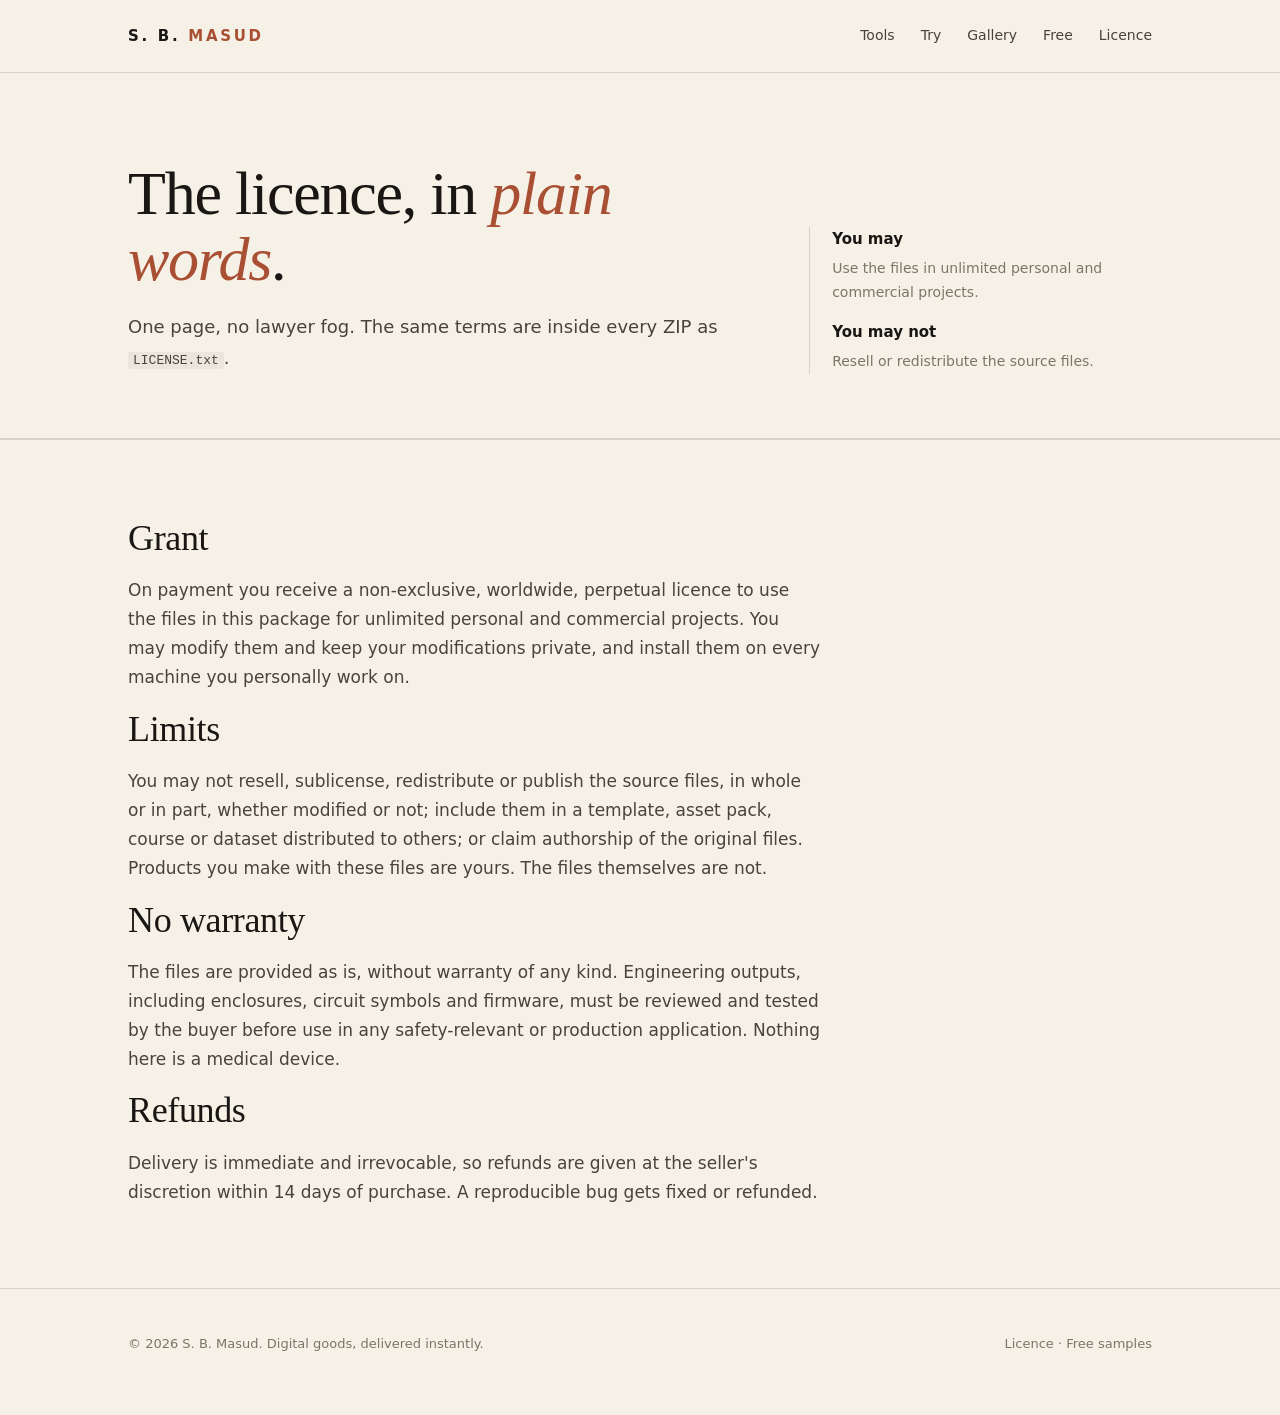
<file: licence.html>
<!doctype html>
<html lang="en">
<head>
<meta charset="utf-8">
<meta name="viewport" content="width=device-width,initial-scale=1">
<title>Licence - S. B. Masud</title>
<meta name="description" content="Plain-language licence for S. B. Masud digital products: unlimited personal and commercial use, no resale of the source files.">
<meta property="og:title" content="Licence - S. B. Masud">
<meta property="og:description" content="Plain-language licence for S. B. Masud digital products: unlimited personal and commercial use, no resale of the source files.">
<meta property="og:type" content="website">
<link rel="stylesheet" href="assets/style.css">
<link rel="icon" href="data:image/svg+xml,%3Csvg xmlns='http://www.w3.org/2000/svg' viewBox='0 0 32 32'%3E%3Crect width='32' height='32' fill='%23f6f1e7'/%3E%3Cpath d='M8 24V8h9a5 5 0 0 1 0 10H8' fill='none' stroke='%23a94f33' stroke-width='2.4'/%3E%3C/svg%3E">

</head>
<body>
<a class="skip" href="#main">Skip to content</a>
<header class="site">
  <div class="wrap">
    <a class="wordmark" href="index.html">S. B. <span>Masud</span></a>
    <nav class="top">
      <a href="index.html#tools">Tools</a>
      <a href="try-luts.html">Try</a>
      <a href="iris-gallery.html">Gallery</a>
      <a href="free.html">Free</a>
      <a href="licence.html">Licence</a>
    </nav>
  </div>
</header>
<main id="main">
<section class="hero">
  <div class="wrap">
    <div>
      <h1>The licence, in <em>plain words</em>.</h1>
      <p class="sub">One page, no lawyer fog. The same terms are inside every ZIP as
      <code>LICENSE.txt</code>.</p>
    </div>
    <div class="meta">
      <div><b>You may</b>Use the files in unlimited personal and commercial projects.</div>
      <div><b>You may not</b>Resell or redistribute the source files.</div>
    </div>
  </div>
</section>
<section>
  <div class="wrap">
    <h2>Grant</h2>
    <p class="lede">On payment you receive a non-exclusive, worldwide, perpetual licence to use
    the files in this package for unlimited personal and commercial projects. You may modify
    them and keep your modifications private, and install them on every machine you personally
    work on.</p>

    <h2>Limits</h2>
    <p class="lede">You may not resell, sublicense, redistribute or publish the source files, in
    whole or in part, whether modified or not; include them in a template, asset pack, course or
    dataset distributed to others; or claim authorship of the original files. Products you make
    with these files are yours. The files themselves are not.</p>

    <h2>No warranty</h2>
    <p class="lede">The files are provided as is, without warranty of any kind. Engineering
    outputs, including enclosures, circuit symbols and firmware, must be reviewed and tested by
    the buyer before use in any safety-relevant or production application. Nothing here is a
    medical device.</p>

    <h2>Refunds</h2>
    <p class="lede">Delivery is immediate and irrevocable, so refunds are given at the seller's
    discretion within 14 days of purchase. A reproducible bug gets fixed or refunded.</p>
  </div>
</section>
</main>
<footer class="site">
  <div class="wrap">
    <div>&copy; <span data-year>2026</span> S. B. Masud. Digital goods, delivered instantly.</div>
    <div><a href="licence.html">Licence</a> &middot; <a href="free.html">Free samples</a></div>
  </div>
</footer>
<script src="assets/config.js"></script>
<script src="assets/site.js"></script>
</body>
</html>
</file>
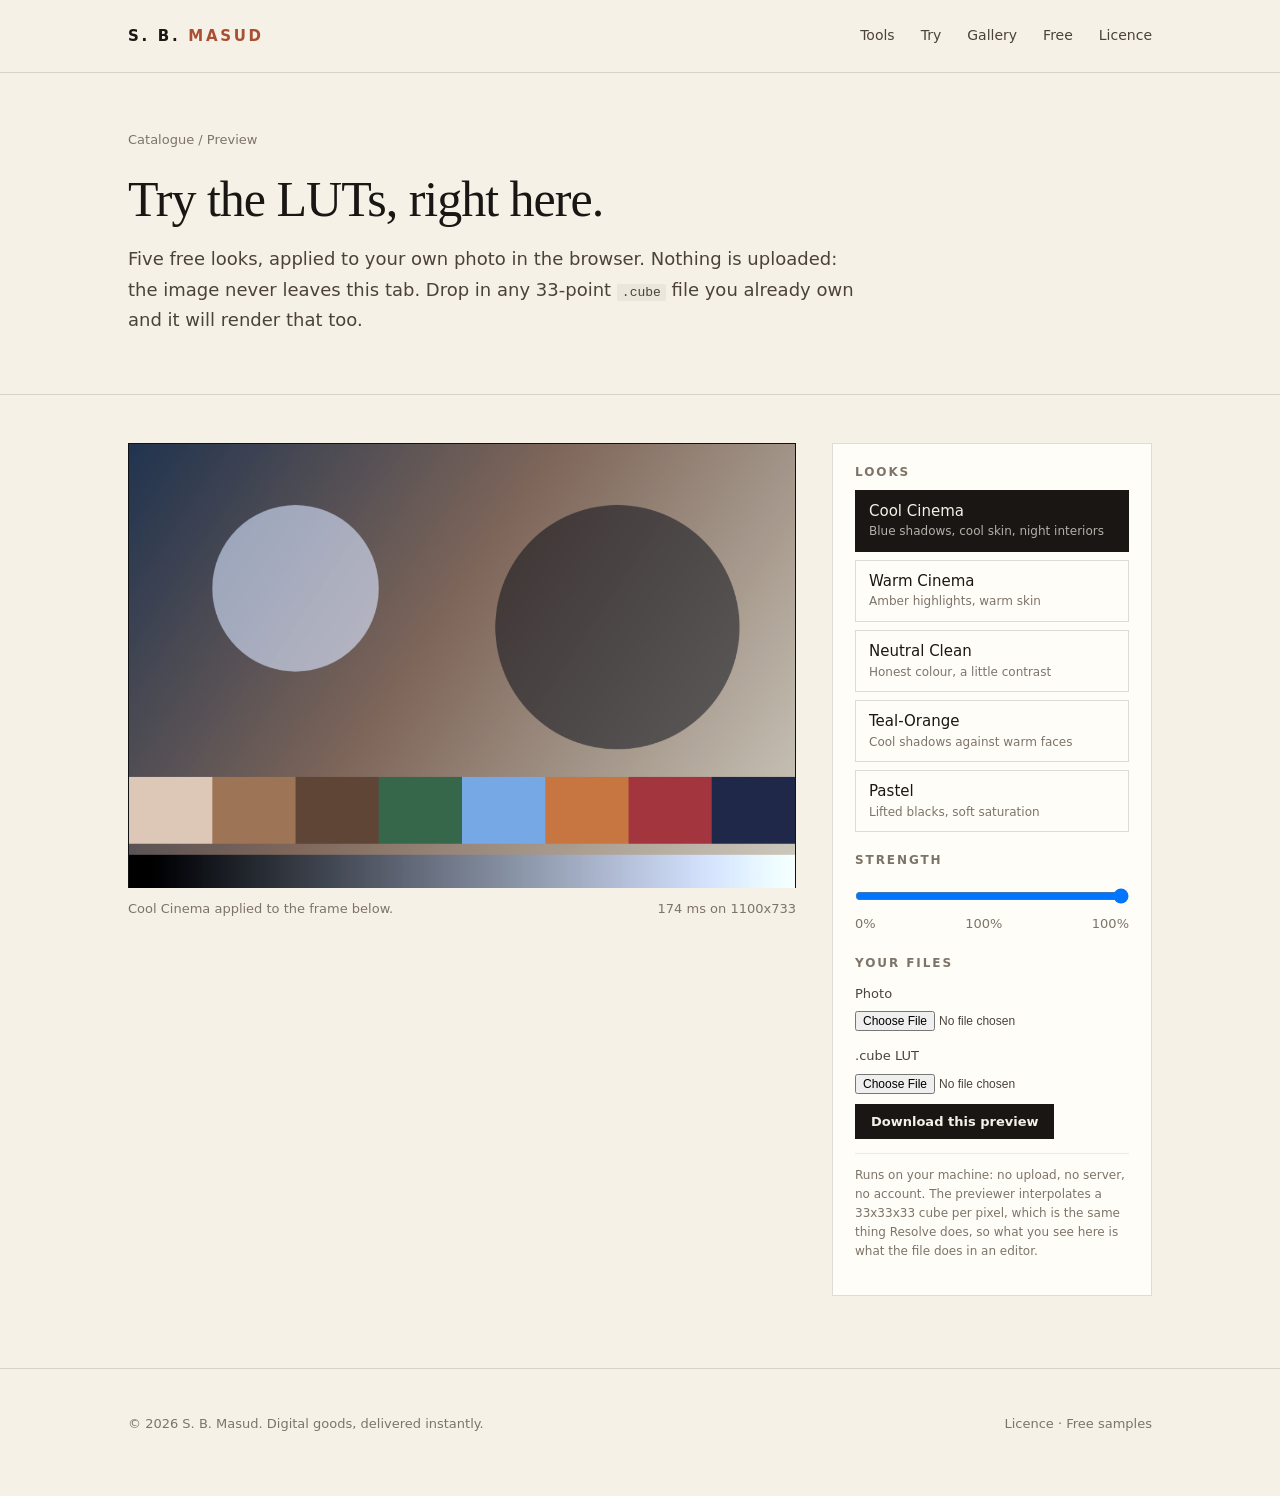
<file: try-luts.html>
<!doctype html>
<html lang="en">
<head>
<meta charset="utf-8">
<meta name="viewport" content="width=device-width,initial-scale=1">
<title>Try the LUTs in your browser - S. B. Masud</title>
<meta name="description" content="Preview five cinematic LUTs on your own photo in the browser, or load any 33-point .cube file. Nothing is uploaded.">
<meta property="og:title" content="Try the LUTs in your browser - S. B. Masud">
<meta property="og:description" content="Preview five cinematic LUTs on your own photo in the browser, or load any 33-point .cube file. Nothing is uploaded.">
<meta property="og:type" content="website">
<link rel="stylesheet" href="assets/style.css">
<link rel="icon" href="data:image/svg+xml,%3Csvg xmlns='http://www.w3.org/2000/svg' viewBox='0 0 32 32'%3E%3Crect width='32' height='32' fill='%23f6f1e7'/%3E%3Cpath d='M8 24V8h9a5 5 0 0 1 0 10H8' fill='none' stroke='%23a94f33' stroke-width='2.4'/%3E%3C/svg%3E">

<style>
.tool{display:grid;grid-template-columns:1fr 320px;gap:36px;padding:48px 0 72px}
.stage-wrap{background:#0f1115;border:1px solid var(--line);position:relative;min-height:300px}
.stage-wrap canvas{display:block;width:100%;height:auto}
.panel{border:1px solid var(--line);background:var(--paper);padding:22px}
.panel h3{font:600 12px/1 var(--sans);letter-spacing:.16em;text-transform:uppercase;color:var(--muted);margin:0 0 12px}
.look{display:block;width:100%;text-align:left;background:transparent;border:1px solid var(--line);padding:11px 13px;margin-bottom:8px;cursor:pointer;font:400 15px/1.3 var(--sans);color:var(--ink)}
.look small{display:block;color:var(--muted);font-size:12px;margin-top:3px}
.look:hover{border-color:var(--clay)}
.look[aria-pressed="true"]{border-color:var(--ink);background:var(--ink);color:var(--sand)}
.look[aria-pressed="true"] small{color:rgba(246,241,231,.7)}
.slider{width:100%;margin:10px 0 4px}
.row{display:flex;justify-content:space-between;align-items:baseline;font-size:13px;color:var(--muted)}
.file{display:block;margin-top:14px;font-size:13px;color:var(--ink2)}
.file input{margin-top:6px;display:block;width:100%;font-size:12px}
.hint{font-size:12px;color:var(--muted);line-height:1.6;margin-top:14px;border-top:1px solid var(--line2);padding-top:12px}
.btnline{display:inline-block;margin-top:10px;padding:11px 16px;background:var(--ink);color:var(--sand);font:600 13px/1 var(--sans);border:0;cursor:pointer}
.btnline:hover{background:var(--clay)}
.gallery{display:grid;grid-template-columns:repeat(auto-fill,minmax(150px,1fr));gap:14px;margin-top:32px}
.tile{background:var(--paper);border:1px solid var(--line);padding:10px;text-align:center}
.tile img{width:100%;height:150px;object-fit:contain}
.tile span{display:block;font:400 11px/1.4 var(--mono);color:var(--muted);margin-top:6px;word-break:break-all}
.filters{display:flex;gap:10px;flex-wrap:wrap;margin-top:22px}
.filters button{background:transparent;border:1px solid var(--line);padding:8px 14px;font:400 14px/1 var(--sans);cursor:pointer;color:var(--ink2)}
.filters button[aria-pressed="true"]{background:var(--ink);color:var(--sand);border-color:var(--ink)}
@media (max-width:860px){.tool{grid-template-columns:1fr}}
</style></head>
<body>
<a class="skip" href="#main">Skip to content</a>
<header class="site">
  <div class="wrap">
    <a class="wordmark" href="index.html">S. B. <span>Masud</span></a>
    <nav class="top">
      <a href="index.html#tools">Tools</a>
      <a href="try-luts.html">Try</a>
      <a href="iris-gallery.html">Gallery</a>
      <a href="free.html">Free</a>
      <a href="licence.html">Licence</a>
    </nav>
  </div>
</header>
<main id="main">
<div class="product-head">
  <div class="wrap">
    <div class="crumbs"><a href="index.html">Catalogue</a> / Preview</div>
    <h1>Try the LUTs, right here.</h1>
    <p class="lede">Five free looks, applied to your own photo in the browser. Nothing is
    uploaded: the image never leaves this tab. Drop in any 33-point <code>.cube</code> file you
    already own and it will render that too.</p>
  </div>
</div>
<div class="wrap">
  <div class="tool">
    <div>
      <div class="stage-wrap" id="stage-wrap"><canvas id="stage" width="1200" height="800"></canvas></div>
      <div class="row" style="margin-top:10px"><span id="lut-msg">Select a look to begin.</span><span id="timing"></span></div>
    </div>
    <aside class="panel">
      <h3>Looks</h3>
      <button class="look" id="look-cool-cinema" aria-pressed="false">Cool Cinema<small>Blue shadows, cool skin, night interiors</small></button>
      <button class="look" id="look-warm-cinema" aria-pressed="false">Warm Cinema<small>Amber highlights, warm skin</small></button>
      <button class="look" id="look-neutral-clean" aria-pressed="false">Neutral Clean<small>Honest colour, a little contrast</small></button>
      <button class="look" id="look-teal-orange" aria-pressed="false">Teal-Orange<small>Cool shadows against warm faces</small></button>
      <button class="look" id="look-pastel" aria-pressed="false">Pastel<small>Lifted blacks, soft saturation</small></button>
      <h3 style="margin-top:22px">Strength</h3>
      <input class="slider" id="intensity" type="range" min="0" max="100" value="100" aria-label="LUT strength">
      <div class="row"><span>0%</span><span id="intensity-out">100%</span><span>100%</span></div>

      <h3 style="margin-top:22px">Your files</h3>
      <label class="file">Photo<input type="file" id="file-image" accept="image/*"></label>
      <label class="file">.cube LUT<input type="file" id="file-lut" accept=".cube,text/plain"></label>
      <button class="btnline" id="download">Download this preview</button>
      <p class="hint">Runs on your machine: no upload, no server, no account. The previewer
      interpolates a 33x33x33 cube per pixel, which is the same thing Resolve does, so what you
      see here is what the file does in an editor.</p>
    </aside>
  </div>
</div>
</main>
<footer class="site">
  <div class="wrap">
    <div>&copy; <span data-year>2026</span> S. B. Masud. Digital goods, delivered instantly.</div>
    <div><a href="licence.html">Licence</a> &middot; <a href="free.html">Free samples</a></div>
  </div>
</footer>
<script src="assets/config.js"></script>
<script src="assets/site.js"></script>
<script>
var LOOKS = [["cool-cinema", "Cool Cinema", "Blue shadows, cool skin, night interiors"], ["warm-cinema", "Warm Cinema", "Amber highlights, warm skin"], ["neutral-clean", "Neutral Clean", "Honest colour, a little contrast"], ["teal-orange", "Teal-Orange", "Cool shadows against warm faces"], ["pastel", "Pastel", "Lifted blacks, soft saturation"]];

var state = { lut: null, lutName: '', intensity: 1.0, img: null, w: 0, h: 0, busy: false };

function el(id) { return document.getElementById(id); }

function makeTestFrame() {
  var c = document.createElement('canvas');
  c.width = 1200; c.height = 800;
  var x = c.getContext('2d');
  var g = x.createLinearGradient(0, 0, 1200, 800);
  g.addColorStop(0, '#2b3a4a'); g.addColorStop(0.45, '#8a6a52'); g.addColorStop(1, '#d9c9a8');
  x.fillStyle = g; x.fillRect(0, 0, 1200, 800);
  var patches = ['#e8c4a0', '#a9764f', '#6b4a33', '#3f6b45', '#7fa7c9', '#d4783c', '#b03a3a', '#2a2f45'];
  patches.forEach(function (col, i) {
    x.fillStyle = col;
    var w = 1200 / patches.length;
    x.fillRect(i * w, 600, w, 120);
  });
  var ramp = x.createLinearGradient(0, 0, 1200, 0);
  ramp.addColorStop(0, '#000'); ramp.addColorStop(1, '#fff');
  x.fillStyle = ramp; x.fillRect(0, 740, 1200, 60);
  x.globalAlpha = 0.5; x.fillStyle = '#ffffff';
  x.beginPath(); x.arc(300, 260, 150, 0, 6.284); x.fill();
  x.fillStyle = '#0d1117';
  x.beginPath(); x.arc(880, 330, 220, 0, 6.284); x.fill();
  x.globalAlpha = 1;
  return c;
}

function drawSource(img) {
  var canvas = el('stage');
  var maxW = Math.min(1100, Math.round(window.innerWidth - 48));
  var scale = Math.min(1, maxW / img.width);
  canvas.width = Math.round(img.width * scale);
  canvas.height = Math.round(img.height * scale);
  var ctx = canvas.getContext('2d');
  ctx.drawImage(img, 0, 0, canvas.width, canvas.height);
  state.w = canvas.width; state.h = canvas.height;
  var holder = el('stage-wrap');
  holder.style.aspectRatio = (state.w / state.h).toFixed(4);
}

function trilinear(lut, N, r, g, b) {
  var x = r * (N - 1), y = g * (N - 1), z = b * (N - 1);
  var x0 = x | 0, y0 = y | 0, z0 = z | 0;
  var x1 = x0 < N - 1 ? x0 + 1 : x0, y1 = y0 < N - 1 ? y0 + 1 : y0, z1 = z0 < N - 1 ? z0 + 1 : z0;
  var fx = x - x0, fy = y - y0, fz = z - z0;
  function at(xi, yi, zi) {
    var i = ((zi * N + yi) * N + xi) * 3;
    return [lut[i] / 255, lut[i + 1] / 255, lut[i + 2] / 255];
  }
  var c000 = at(x0, y0, z0), c100 = at(x1, y0, z0), c010 = at(x0, y1, z0), c110 = at(x1, y1, z0);
  var c001 = at(x0, y0, z1), c101 = at(x1, y0, z1), c011 = at(x0, y1, z1), c111 = at(x1, y1, z1);
  var out = [0, 0, 0];
  for (var k = 0; k < 3; k++) {
    var a = c000[k] + (c100[k] - c000[k]) * fx;
    var bb = c010[k] + (c110[k] - c010[k]) * fx;
    var c = c001[k] + (c101[k] - c001[k]) * fx;
    var d = c011[k] + (c111[k] - c011[k]) * fx;
    var e = a + (bb - a) * fy;
    var f = c + (d - c) * fy;
    out[k] = e + (f - e) * fz;
  }
  return out;
}

function render() {
  if (!state.img) return;
  if (state.busy) return;
  state.busy = true;
  var canvas = el('stage');
  var ctx = canvas.getContext('2d', { willReadFrequently: true });
  var src = document.createElement('canvas');
  src.width = state.w; src.height = state.h;
  src.getContext('2d').drawImage(state.img, 0, 0, state.w, state.h);
  var sdata = src.getContext('2d').getImageData(0, 0, state.w, state.h);
  var d = sdata.data;
  var t = state.intensity;
  var began = performance.now();
  if (state.lut && t > 0) {
    var lut = state.lut, N = 33;
    for (var i = 0; i < d.length; i += 4) {
      var r = d[i] / 255, g = d[i + 1] / 255, b = d[i + 2] / 255;
      var o = trilinear(lut, N, r, g, b);
      d[i] = (r * (1 - t) + o[0] * t) * 255;
      d[i + 1] = (g * (1 - t) + o[1] * t) * 255;
      d[i + 2] = (b * (1 - t) + o[2] * t) * 255;
    }
  }
  ctx.putImageData(sdata, 0, 0);
  var ms = Math.round(performance.now() - began);
  el('timing').textContent = state.lut ? (ms + ' ms on ' + state.w + 'x' + state.h) : 'original';
  state.busy = false;
}

function loadLut(slug, name) {
  return fetch('assets/luts/' + slug + '.bin').then(function (r) { return r.arrayBuffer(); })
    .then(function (buf) {
      state.lut = new Uint8Array(buf);
      state.lutName = name;
      el('lut-msg').textContent = name + ' applied to the frame below.';
      LOOKS.forEach(function (l) {
        var b = el('look-' + l[0]);
        if (b) b.setAttribute('aria-pressed', l[0] === slug ? 'true' : 'false');
      });
      render();
    });
}

function parseCube(text) {
  var size = 0, rows = [];
  text.split(/\r?\n/).forEach(function (line) {
    line = line.trim();
    if (!line || line[0] === '#') return;
    if (line.indexOf('LUT_3D_SIZE') === 0) { size = parseInt(line.split(/\s+/)[1], 10); return; }
    if (/^[-\d.]/.test(line)) {
      var p = line.split(/\s+/);
      if (p.length === 3) rows.push(p);
    }
  });
  if (!size || rows.length !== size * size * size) {
    throw new Error('expected ' + (size * size * size) + ' rows for size ' + size + ', found ' + rows.length);
  }
  var out = new Uint8Array(rows.length * 3);
  for (var i = 0; i < rows.length; i++) {
    for (var c = 0; c < 3; c++) {
      out[i * 3 + c] = Math.max(0, Math.min(255, Math.round(parseFloat(rows[i][c]) * 255)));
    }
  }
  return { data: out, size: size };
}

document.addEventListener('DOMContentLoaded', function () {
  var test = makeTestFrame();
  var img = new Image();
  img.onload = function () { state.img = img; drawSource(img); render(); };
  img.src = test.toDataURL('image/png');

  LOOKS.forEach(function (l) {
    el('look-' + l[0]).addEventListener('click', function () { loadLut(l[0], l[1]); });
  });

  el('intensity').addEventListener('input', function (e) {
    state.intensity = parseInt(e.target.value, 10) / 100;
    el('intensity-out').textContent = e.target.value + '%';
    render();
  });

  el('file-image').addEventListener('change', function (e) {
    var f = e.target.files && e.target.files[0];
    if (!f) return;
    var url = URL.createObjectURL(f);
    var im = new Image();
    im.onload = function () { state.img = im; drawSource(im); render(); URL.revokeObjectURL(url); };
    im.src = url;
  });

  el('file-lut').addEventListener('change', function (e) {
    var f = e.target.files && e.target.files[0];
    if (!f) return;
    f.text().then(function (t) {
      var parsed;
      try { parsed = parseCube(t); } catch (err) {
        el('lut-msg').textContent = 'Could not read that .cube: ' + err.message;
        return;
      }
      if (parsed.size !== 33) {
        el('lut-msg').textContent = 'That LUT is size ' + parsed.size + '. This previewer renders 33-point cubes.';
        return;
      }
      state.lut = parsed.data; state.lutName = f.name;
      LOOKS.forEach(function (l) { el('look-' + l[0]).setAttribute('aria-pressed', 'false'); });
      el('lut-msg').textContent = 'Loaded ' + f.name;
      render();
    });
  });

  el('download').addEventListener('click', function () {
    var c = el('stage');
    c.toBlob(function (blob) {
      var a = document.createElement('a');
      a.href = URL.createObjectURL(blob);
      a.download = 'preview-' + (state.lutName || 'original').replace(/[^a-z0-9]+/gi, '-').toLowerCase() + '.png';
      a.click();
      setTimeout(function () { URL.revokeObjectURL(a.href); }, 4000);
    }, 'image/png');
  });

  var first = LOOKS[0];
  loadLut(first[0], first[1]);
});
</script>
</body>
</html>
</file>
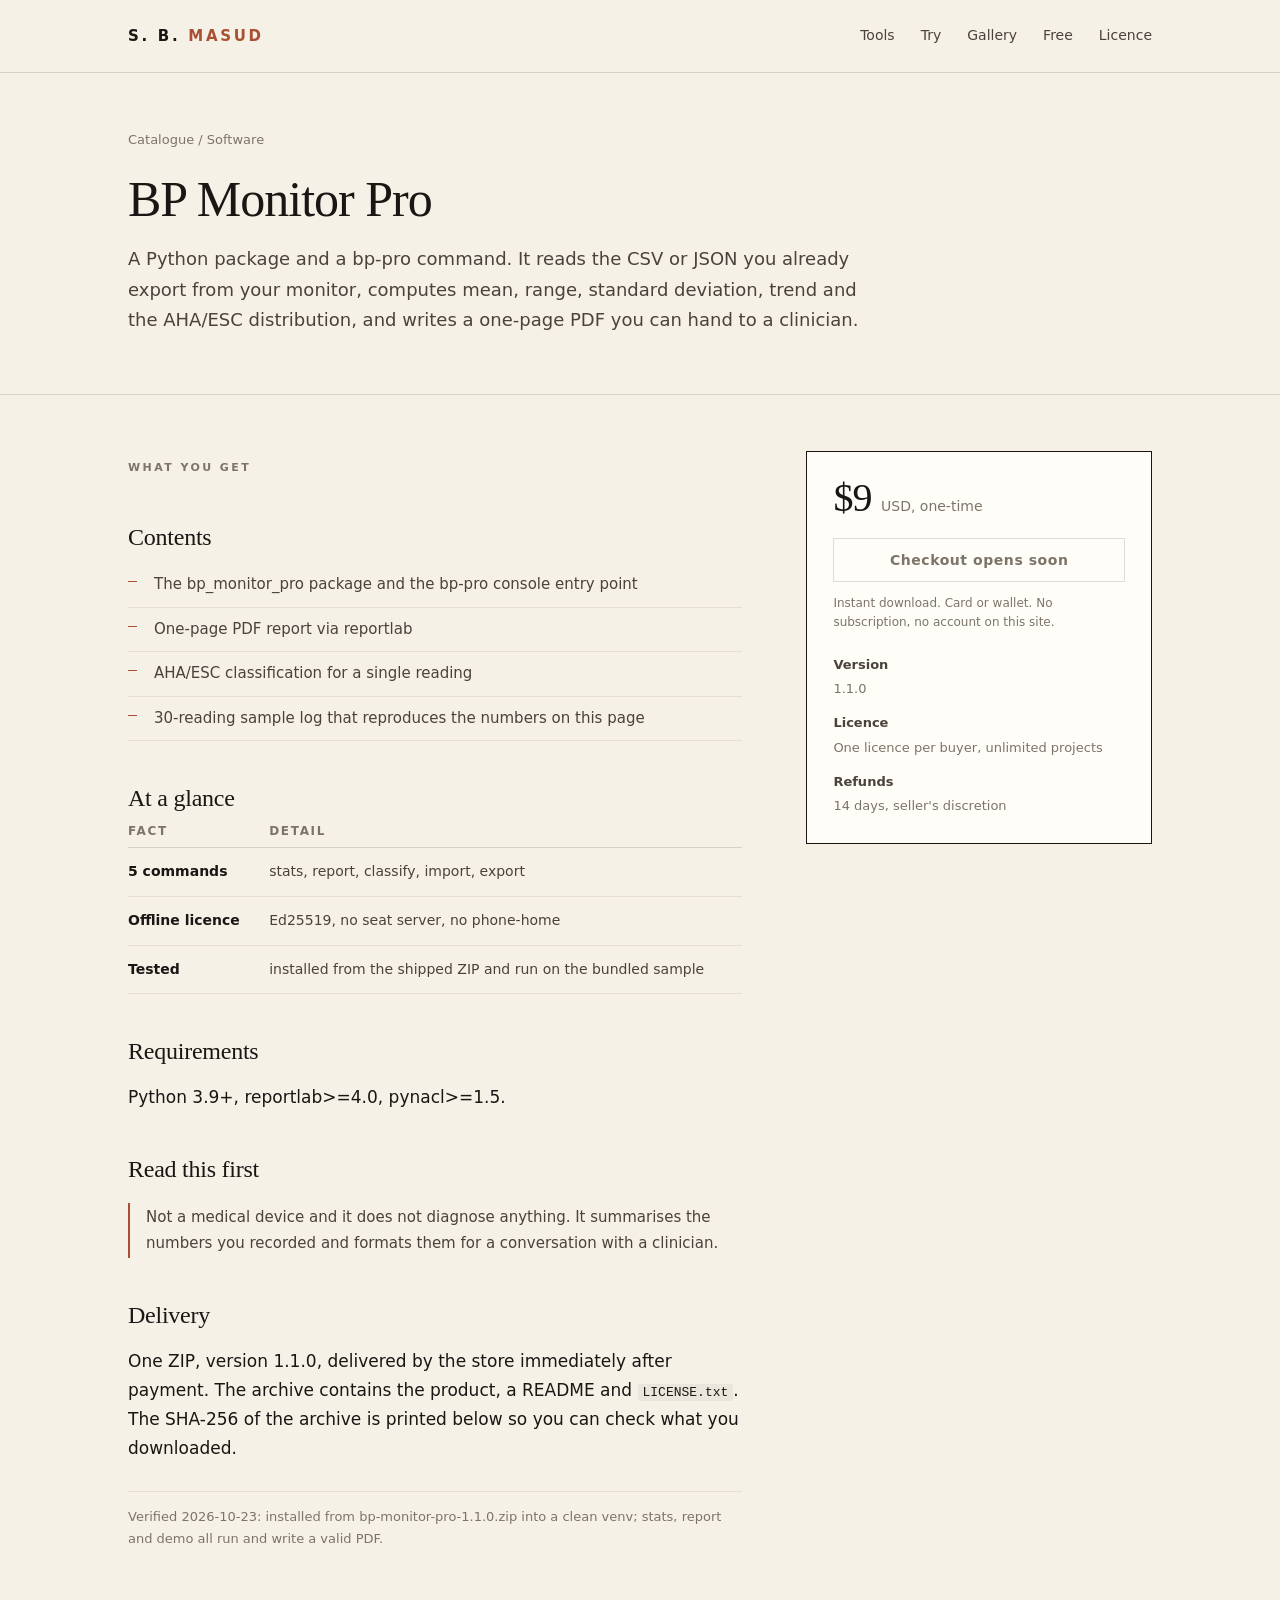
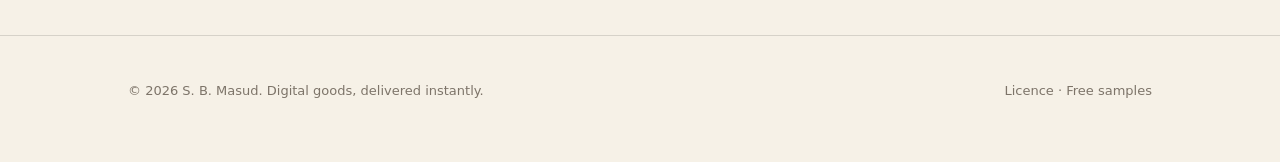
<file: products/bp-monitor-pro.html>
<!doctype html>
<html lang="en">
<head>
<meta charset="utf-8">
<meta name="viewport" content="width=device-width,initial-scale=1">
<title>BP Monitor Pro - S. B. Masud</title>
<meta name="description" content="Statistics and a clinician PDF for your blood-pressure log.">
<meta property="og:title" content="BP Monitor Pro - S. B. Masud">
<meta property="og:description" content="Statistics and a clinician PDF for your blood-pressure log.">
<meta property="og:type" content="website">
<link rel="stylesheet" href="../assets/style.css">
<link rel="icon" href="data:image/svg+xml,%3Csvg xmlns='http://www.w3.org/2000/svg' viewBox='0 0 32 32'%3E%3Crect width='32' height='32' fill='%23f6f1e7'/%3E%3Cpath d='M8 24V8h9a5 5 0 0 1 0 10H8' fill='none' stroke='%23a94f33' stroke-width='2.4'/%3E%3C/svg%3E">
<script type="application/ld+json">{"@context": "https://schema.org", "@type": "Product", "name": "BP Monitor Pro", "description": "Statistics and a clinician PDF for your blood-pressure log.", "brand": {"@type": "Brand", "name": "S. B. Masud"}, "offers": {"@type": "Offer", "price": "9", "priceCurrency": "USD", "availability": "https://schema.org/InStock"}}</script>
</head>
<body>
<a class="skip" href="#main">Skip to content</a>
<header class="site">
  <div class="wrap">
    <a class="wordmark" href="../index.html">S. B. <span>Masud</span></a>
    <nav class="top">
      <a href="../index.html#tools">Tools</a>
      <a href="../try-luts.html">Try</a>
      <a href="../iris-gallery.html">Gallery</a>
      <a href="../free.html">Free</a>
      <a href="../licence.html">Licence</a>
    </nav>
  </div>
</header>
<main id="main">
<div class="product-head">
  <div class="wrap">
    <div class="crumbs"><a href="../index.html">Catalogue</a> / Software</div>
    <h1>BP Monitor Pro</h1>
    <p class="lede">A Python package and a bp-pro command. It reads the CSV or JSON you already export from your monitor, computes mean, range, standard deviation, trend and the AHA/ESC distribution, and writes a one-page PDF you can hand to a clinician.</p>
  </div>
</div>
<div class="wrap">
  <div class="product-body">
    <div>
      <span class="eyebrow">What you get</span>
      <h2>Contents</h2>
      <ul class="checks">
        <li>The bp_monitor_pro package and the bp-pro console entry point</li>
        <li>One-page PDF report via reportlab</li>
        <li>AHA/ESC classification for a single reading</li>
        <li>30-reading sample log that reproduces the numbers on this page</li>
      </ul>

      <h2>At a glance</h2>
      <table class="facts">
        <tr><th>Fact</th><th>Detail</th></tr>
        <tr><td>5 commands</td><td>stats, report, classify, import, export</td></tr>
        <tr><td>Offline licence</td><td>Ed25519, no seat server, no phone-home</td></tr>
        <tr><td>Tested</td><td>installed from the shipped ZIP and run on the bundled sample</td></tr>
      </table>

      <h2>Requirements</h2>
      <p>Python 3.9+, reportlab&gt;=4.0, pynacl&gt;=1.5.</p>

      <h2>Read this first</h2>
      <p class="note">Not a medical device and it does not diagnose anything. It summarises the numbers you recorded and formats them for a conversation with a clinician.</p>

      <h2>Delivery</h2>
      <p>One ZIP, version 1.1.0, delivered by the store immediately after payment.
      The archive contains the product, a README and <code>LICENSE.txt</code>. The SHA-256 of the
      archive is printed below so you can check what you downloaded.</p>
      <p class="verified">Verified 2026-10-23: installed from bp-monitor-pro-1.1.0.zip into a clean venv; stats, report and demo all run and write a valid PDF.</p>
    </div>
    <aside>
      <div class="buy" id="checkout">
        <div class="price">$9 <small>USD, one-time</small></div>
        <a class="btn" data-buy="bp-monitor-pro" data-price="$9" href="#checkout">Checkout opens soon</a>
        <p class="fine">Instant download. Card or wallet. No subscription, no account on this site.</p>
        <dl>
          <dt>Version</dt><dd>1.1.0</dd>
          <dt>Licence</dt><dd>One licence per buyer, unlimited projects</dd>
          <dt>Refunds</dt><dd>14 days, seller's discretion</dd>
        </dl>
      </div>

    </aside>
  </div>
</div>
</main>
<footer class="site">
  <div class="wrap">
    <div>&copy; <span data-year>2026</span> S. B. Masud. Digital goods, delivered instantly.</div>
    <div><a href="../licence.html">Licence</a> &middot; <a href="../free.html">Free samples</a></div>
  </div>
</footer>
<script src="../assets/config.js"></script>
<script src="../assets/site.js"></script>
</body>
</html>
</file>
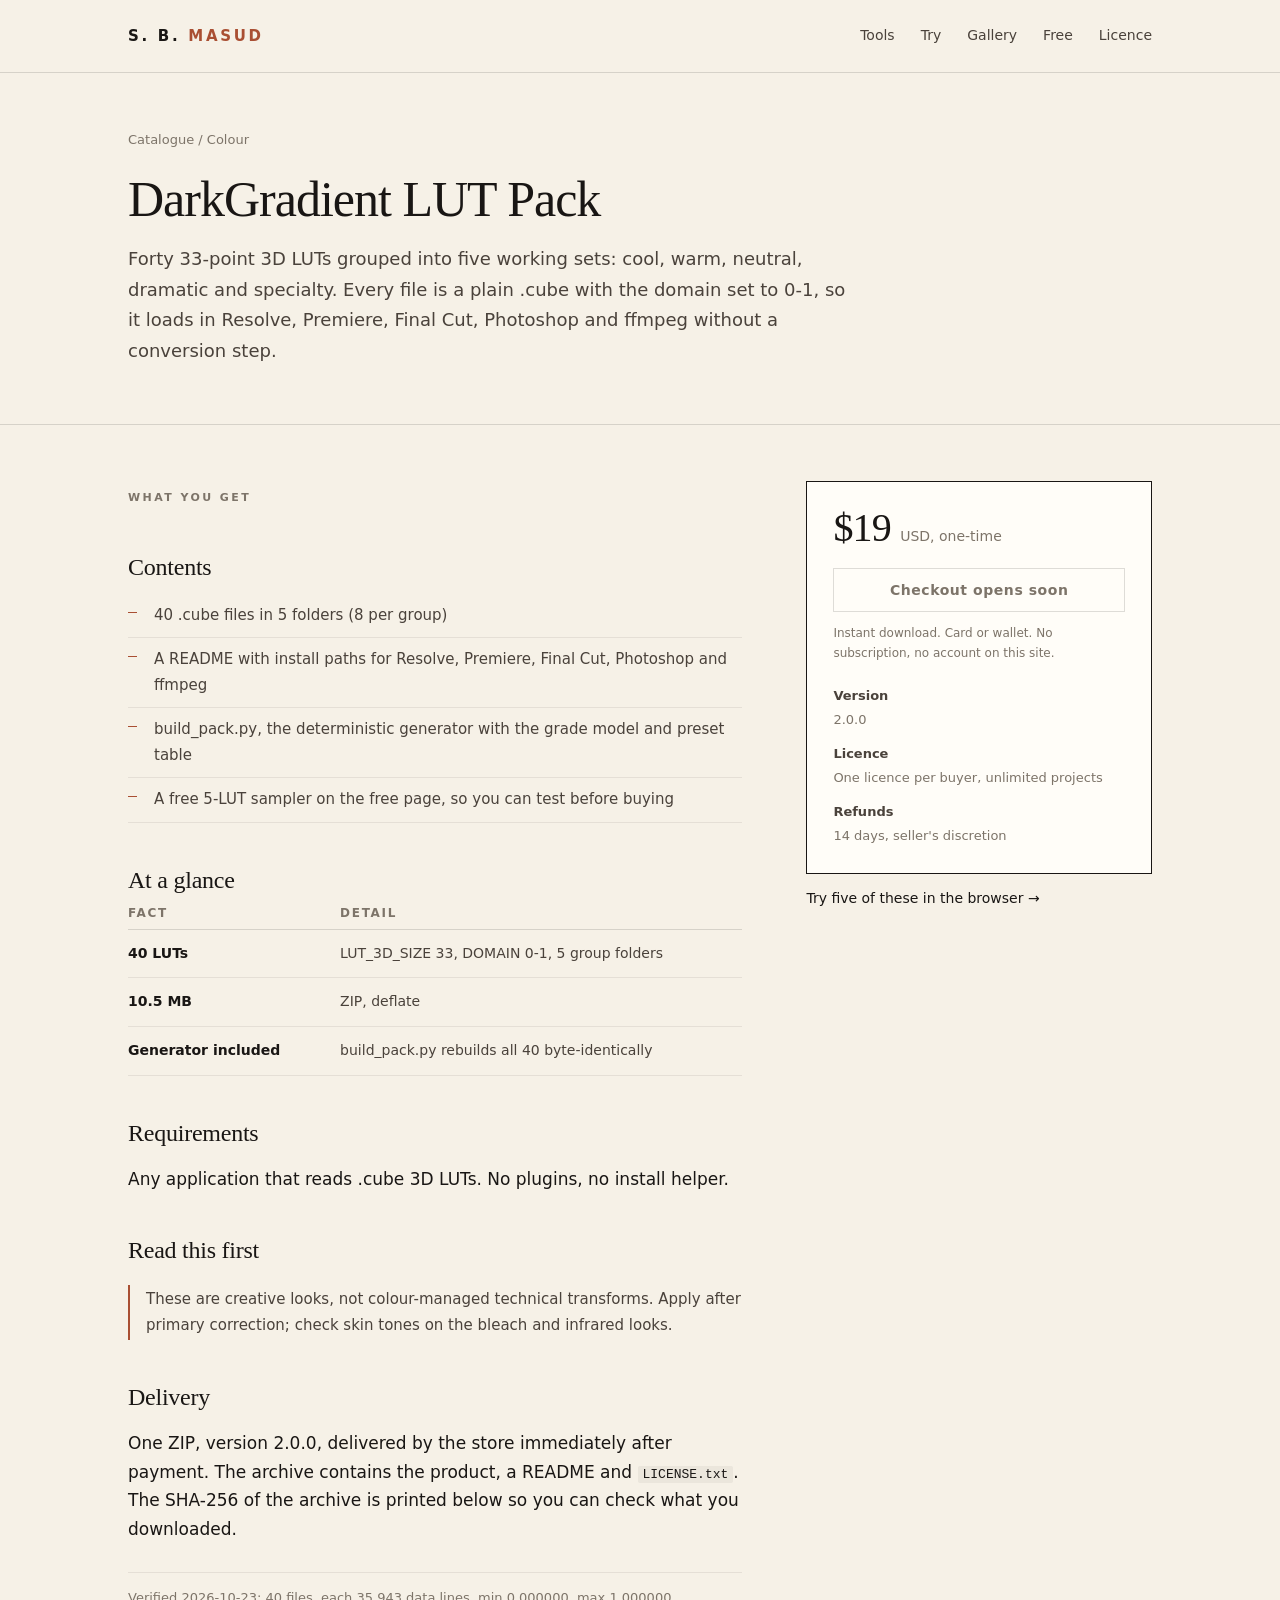
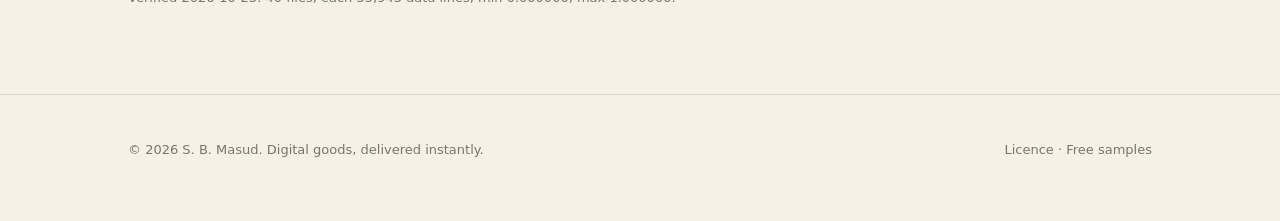
<file: products/darkgradient-luts.html>
<!doctype html>
<html lang="en">
<head>
<meta charset="utf-8">
<meta name="viewport" content="width=device-width,initial-scale=1">
<title>DarkGradient LUT Pack - S. B. Masud</title>
<meta name="description" content="40 cinematic 3D LUTs for dark, low-key footage.">
<meta property="og:title" content="DarkGradient LUT Pack - S. B. Masud">
<meta property="og:description" content="40 cinematic 3D LUTs for dark, low-key footage.">
<meta property="og:type" content="website">
<link rel="stylesheet" href="../assets/style.css">
<link rel="icon" href="data:image/svg+xml,%3Csvg xmlns='http://www.w3.org/2000/svg' viewBox='0 0 32 32'%3E%3Crect width='32' height='32' fill='%23f6f1e7'/%3E%3Cpath d='M8 24V8h9a5 5 0 0 1 0 10H8' fill='none' stroke='%23a94f33' stroke-width='2.4'/%3E%3C/svg%3E">
<script type="application/ld+json">{"@context": "https://schema.org", "@type": "Product", "name": "DarkGradient LUT Pack", "description": "40 cinematic 3D LUTs for dark, low-key footage.", "brand": {"@type": "Brand", "name": "S. B. Masud"}, "offers": {"@type": "Offer", "price": "19", "priceCurrency": "USD", "availability": "https://schema.org/InStock"}}</script>
</head>
<body>
<a class="skip" href="#main">Skip to content</a>
<header class="site">
  <div class="wrap">
    <a class="wordmark" href="../index.html">S. B. <span>Masud</span></a>
    <nav class="top">
      <a href="../index.html#tools">Tools</a>
      <a href="../try-luts.html">Try</a>
      <a href="../iris-gallery.html">Gallery</a>
      <a href="../free.html">Free</a>
      <a href="../licence.html">Licence</a>
    </nav>
  </div>
</header>
<main id="main">
<div class="product-head">
  <div class="wrap">
    <div class="crumbs"><a href="../index.html">Catalogue</a> / Colour</div>
    <h1>DarkGradient LUT Pack</h1>
    <p class="lede">Forty 33-point 3D LUTs grouped into five working sets: cool, warm, neutral, dramatic and specialty. Every file is a plain .cube with the domain set to 0-1, so it loads in Resolve, Premiere, Final Cut, Photoshop and ffmpeg without a conversion step.</p>
  </div>
</div>
<div class="wrap">
  <div class="product-body">
    <div>
      <span class="eyebrow">What you get</span>
      <h2>Contents</h2>
      <ul class="checks">
        <li>40 .cube files in 5 folders (8 per group)</li>
        <li>A README with install paths for Resolve, Premiere, Final Cut, Photoshop and ffmpeg</li>
        <li>build_pack.py, the deterministic generator with the grade model and preset table</li>
        <li>A free 5-LUT sampler on the free page, so you can test before buying</li>
      </ul>

      <h2>At a glance</h2>
      <table class="facts">
        <tr><th>Fact</th><th>Detail</th></tr>
        <tr><td>40 LUTs</td><td>LUT_3D_SIZE 33, DOMAIN 0-1, 5 group folders</td></tr>
        <tr><td>10.5 MB</td><td>ZIP, deflate</td></tr>
        <tr><td>Generator included</td><td>build_pack.py rebuilds all 40 byte-identically</td></tr>
      </table>

      <h2>Requirements</h2>
      <p>Any application that reads .cube 3D LUTs. No plugins, no install helper.</p>

      <h2>Read this first</h2>
      <p class="note">These are creative looks, not colour-managed technical transforms. Apply after primary correction; check skin tones on the bleach and infrared looks.</p>

      <h2>Delivery</h2>
      <p>One ZIP, version 2.0.0, delivered by the store immediately after payment.
      The archive contains the product, a README and <code>LICENSE.txt</code>. The SHA-256 of the
      archive is printed below so you can check what you downloaded.</p>
      <p class="verified">Verified 2026-10-23: 40 files, each 35,943 data lines, min 0.000000, max 1.000000.</p>
    </div>
    <aside>
      <div class="buy" id="checkout">
        <div class="price">$19 <small>USD, one-time</small></div>
        <a class="btn" data-buy="darkgradient-luts" data-price="$19" href="#checkout">Checkout opens soon</a>
        <p class="fine">Instant download. Card or wallet. No subscription, no account on this site.</p>
        <dl>
          <dt>Version</dt><dd>2.0.0</dd>
          <dt>Licence</dt><dd>One licence per buyer, unlimited projects</dd>
          <dt>Refunds</dt><dd>14 days, seller's discretion</dd>
        </dl>
      </div>
      <p style="margin-top:14px;font-size:14px;line-height:1.5"><a href="../try-luts.html">Try five of these in the browser &rarr;</a></p>
    </aside>
  </div>
</div>
</main>
<footer class="site">
  <div class="wrap">
    <div>&copy; <span data-year>2026</span> S. B. Masud. Digital goods, delivered instantly.</div>
    <div><a href="../licence.html">Licence</a> &middot; <a href="../free.html">Free samples</a></div>
  </div>
</footer>
<script src="../assets/config.js"></script>
<script src="../assets/site.js"></script>
</body>
</html>
</file>
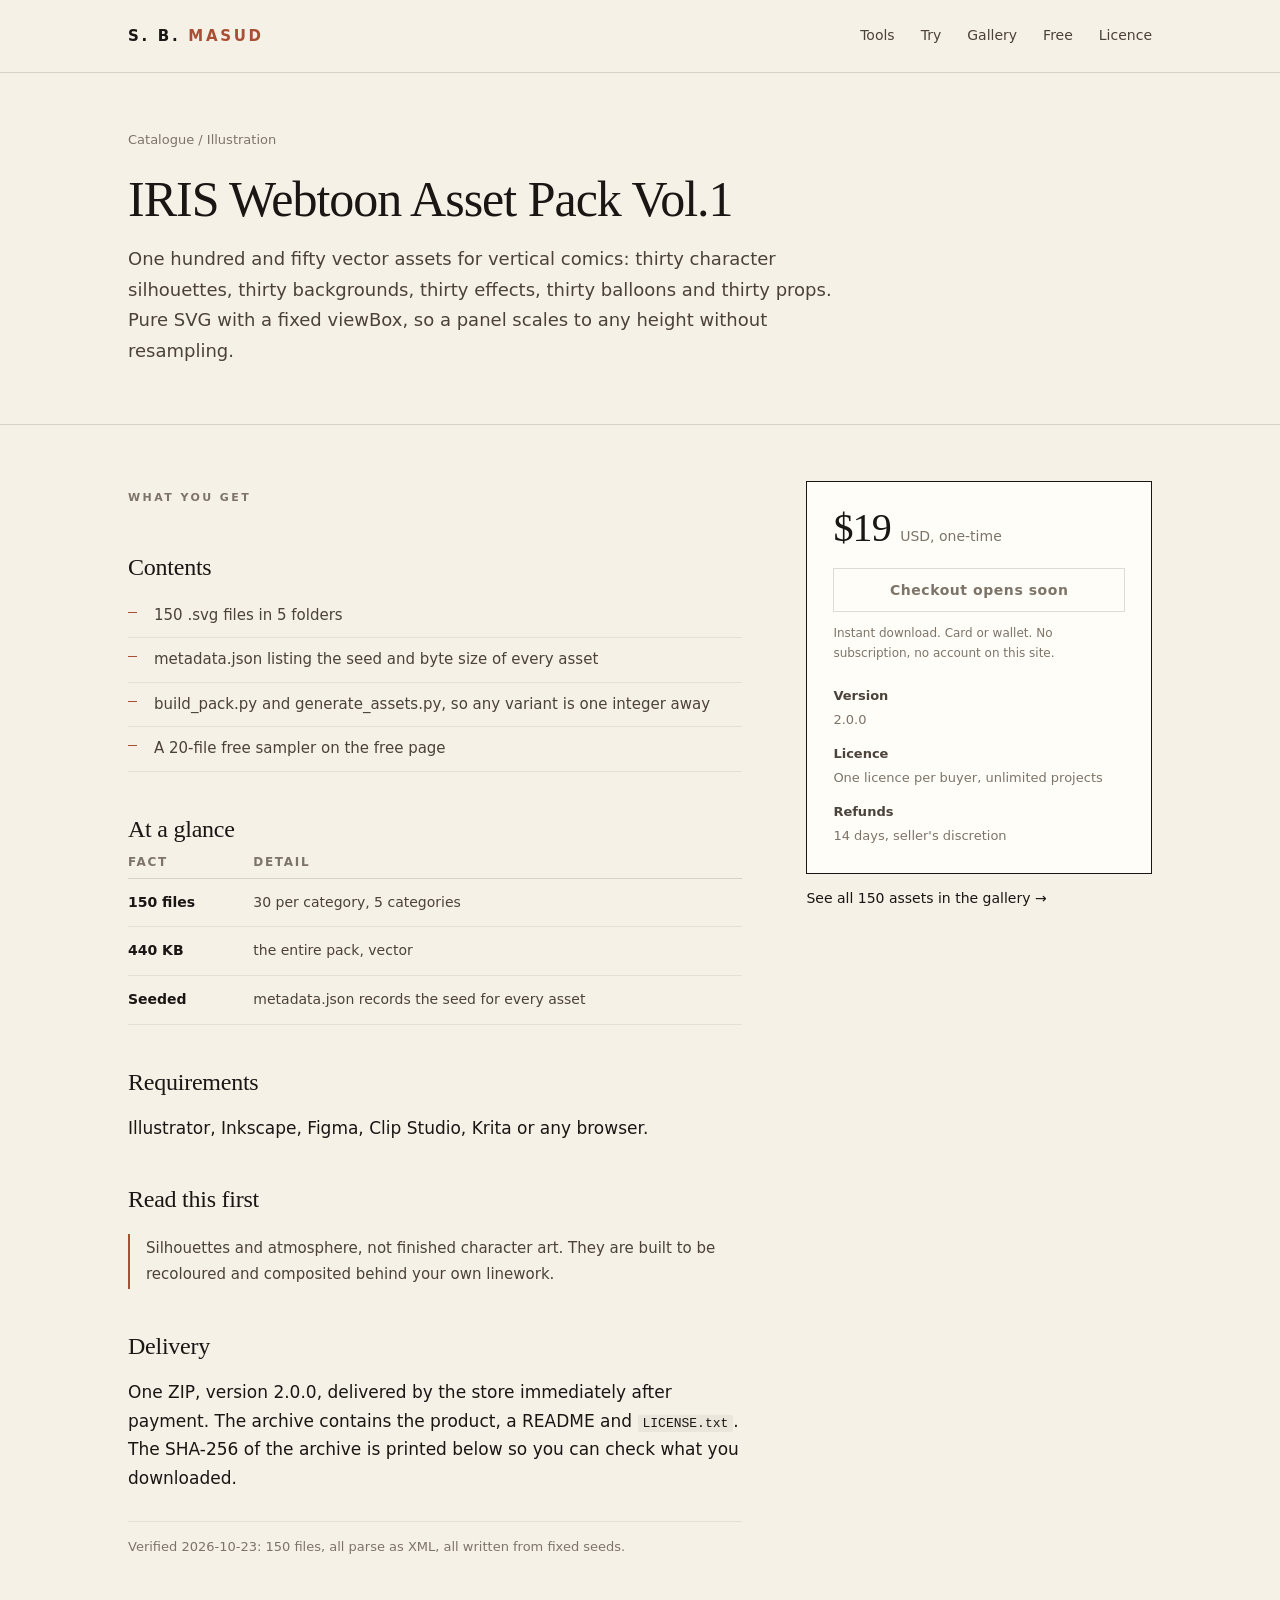
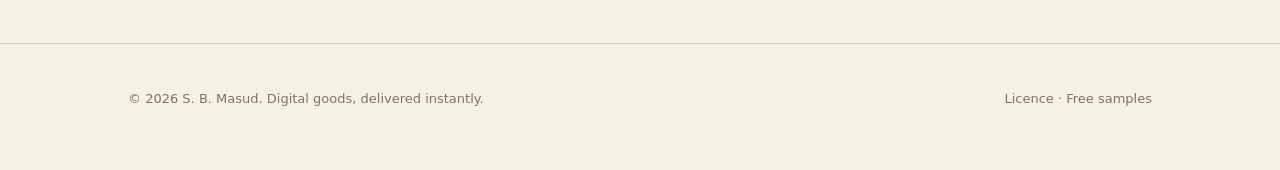
<file: products/iris-webtoon-assets.html>
<!doctype html>
<html lang="en">
<head>
<meta charset="utf-8">
<meta name="viewport" content="width=device-width,initial-scale=1">
<title>IRIS Webtoon Asset Pack Vol.1 - S. B. Masud</title>
<meta name="description" content="150 procedural SVG assets for webtoon panels.">
<meta property="og:title" content="IRIS Webtoon Asset Pack Vol.1 - S. B. Masud">
<meta property="og:description" content="150 procedural SVG assets for webtoon panels.">
<meta property="og:type" content="website">
<link rel="stylesheet" href="../assets/style.css">
<link rel="icon" href="data:image/svg+xml,%3Csvg xmlns='http://www.w3.org/2000/svg' viewBox='0 0 32 32'%3E%3Crect width='32' height='32' fill='%23f6f1e7'/%3E%3Cpath d='M8 24V8h9a5 5 0 0 1 0 10H8' fill='none' stroke='%23a94f33' stroke-width='2.4'/%3E%3C/svg%3E">
<script type="application/ld+json">{"@context": "https://schema.org", "@type": "Product", "name": "IRIS Webtoon Asset Pack Vol.1", "description": "150 procedural SVG assets for webtoon panels.", "brand": {"@type": "Brand", "name": "S. B. Masud"}, "offers": {"@type": "Offer", "price": "19", "priceCurrency": "USD", "availability": "https://schema.org/InStock"}}</script>
</head>
<body>
<a class="skip" href="#main">Skip to content</a>
<header class="site">
  <div class="wrap">
    <a class="wordmark" href="../index.html">S. B. <span>Masud</span></a>
    <nav class="top">
      <a href="../index.html#tools">Tools</a>
      <a href="../try-luts.html">Try</a>
      <a href="../iris-gallery.html">Gallery</a>
      <a href="../free.html">Free</a>
      <a href="../licence.html">Licence</a>
    </nav>
  </div>
</header>
<main id="main">
<div class="product-head">
  <div class="wrap">
    <div class="crumbs"><a href="../index.html">Catalogue</a> / Illustration</div>
    <h1>IRIS Webtoon Asset Pack Vol.1</h1>
    <p class="lede">One hundred and fifty vector assets for vertical comics: thirty character silhouettes, thirty backgrounds, thirty effects, thirty balloons and thirty props. Pure SVG with a fixed viewBox, so a panel scales to any height without resampling.</p>
  </div>
</div>
<div class="wrap">
  <div class="product-body">
    <div>
      <span class="eyebrow">What you get</span>
      <h2>Contents</h2>
      <ul class="checks">
        <li>150 .svg files in 5 folders</li>
        <li>metadata.json listing the seed and byte size of every asset</li>
        <li>build_pack.py and generate_assets.py, so any variant is one integer away</li>
        <li>A 20-file free sampler on the free page</li>
      </ul>

      <h2>At a glance</h2>
      <table class="facts">
        <tr><th>Fact</th><th>Detail</th></tr>
        <tr><td>150 files</td><td>30 per category, 5 categories</td></tr>
        <tr><td>440 KB</td><td>the entire pack, vector</td></tr>
        <tr><td>Seeded</td><td>metadata.json records the seed for every asset</td></tr>
      </table>

      <h2>Requirements</h2>
      <p>Illustrator, Inkscape, Figma, Clip Studio, Krita or any browser.</p>

      <h2>Read this first</h2>
      <p class="note">Silhouettes and atmosphere, not finished character art. They are built to be recoloured and composited behind your own linework.</p>

      <h2>Delivery</h2>
      <p>One ZIP, version 2.0.0, delivered by the store immediately after payment.
      The archive contains the product, a README and <code>LICENSE.txt</code>. The SHA-256 of the
      archive is printed below so you can check what you downloaded.</p>
      <p class="verified">Verified 2026-10-23: 150 files, all parse as XML, all written from fixed seeds.</p>
    </div>
    <aside>
      <div class="buy" id="checkout">
        <div class="price">$19 <small>USD, one-time</small></div>
        <a class="btn" data-buy="iris-webtoon-assets" data-price="$19" href="#checkout">Checkout opens soon</a>
        <p class="fine">Instant download. Card or wallet. No subscription, no account on this site.</p>
        <dl>
          <dt>Version</dt><dd>2.0.0</dd>
          <dt>Licence</dt><dd>One licence per buyer, unlimited projects</dd>
          <dt>Refunds</dt><dd>14 days, seller's discretion</dd>
        </dl>
      </div>
      <p style="margin-top:14px;font-size:14px;line-height:1.5"><a href="../iris-gallery.html">See all 150 assets in the gallery &rarr;</a></p>
    </aside>
  </div>
</div>
</main>
<footer class="site">
  <div class="wrap">
    <div>&copy; <span data-year>2026</span> S. B. Masud. Digital goods, delivered instantly.</div>
    <div><a href="../licence.html">Licence</a> &middot; <a href="../free.html">Free samples</a></div>
  </div>
</footer>
<script src="../assets/config.js"></script>
<script src="../assets/site.js"></script>
</body>
</html>
</file>
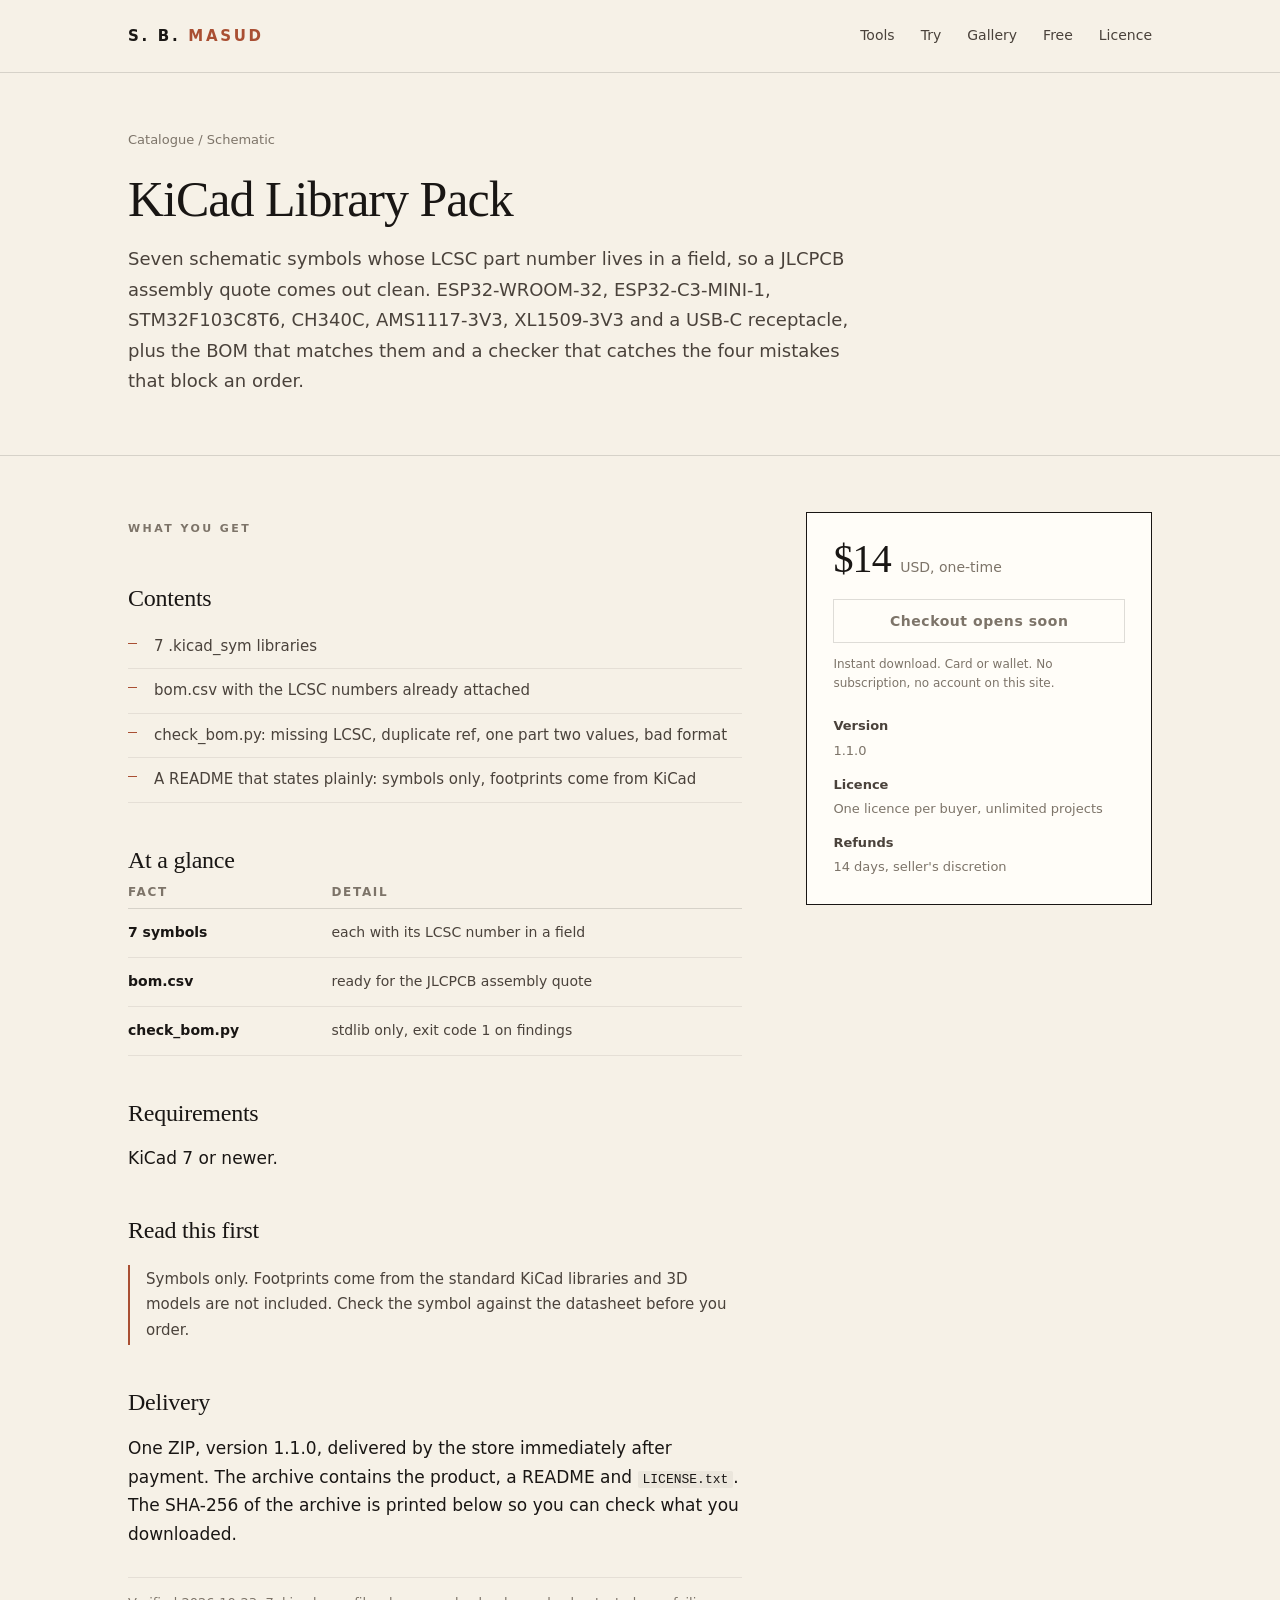
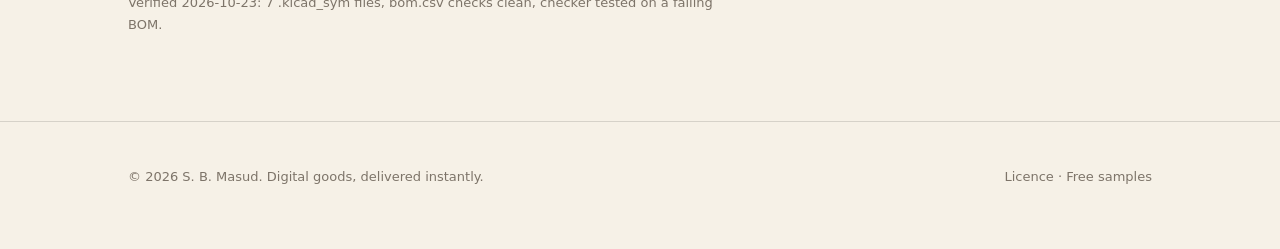
<file: products/kicad-library-pack.html>
<!doctype html>
<html lang="en">
<head>
<meta charset="utf-8">
<meta name="viewport" content="width=device-width,initial-scale=1">
<title>KiCad Library Pack - S. B. Masud</title>
<meta name="description" content="7 JLCPCB-ready symbols with LCSC numbers in a field.">
<meta property="og:title" content="KiCad Library Pack - S. B. Masud">
<meta property="og:description" content="7 JLCPCB-ready symbols with LCSC numbers in a field.">
<meta property="og:type" content="website">
<link rel="stylesheet" href="../assets/style.css">
<link rel="icon" href="data:image/svg+xml,%3Csvg xmlns='http://www.w3.org/2000/svg' viewBox='0 0 32 32'%3E%3Crect width='32' height='32' fill='%23f6f1e7'/%3E%3Cpath d='M8 24V8h9a5 5 0 0 1 0 10H8' fill='none' stroke='%23a94f33' stroke-width='2.4'/%3E%3C/svg%3E">
<script type="application/ld+json">{"@context": "https://schema.org", "@type": "Product", "name": "KiCad Library Pack", "description": "7 JLCPCB-ready symbols with LCSC numbers in a field.", "brand": {"@type": "Brand", "name": "S. B. Masud"}, "offers": {"@type": "Offer", "price": "14", "priceCurrency": "USD", "availability": "https://schema.org/InStock"}}</script>
</head>
<body>
<a class="skip" href="#main">Skip to content</a>
<header class="site">
  <div class="wrap">
    <a class="wordmark" href="../index.html">S. B. <span>Masud</span></a>
    <nav class="top">
      <a href="../index.html#tools">Tools</a>
      <a href="../try-luts.html">Try</a>
      <a href="../iris-gallery.html">Gallery</a>
      <a href="../free.html">Free</a>
      <a href="../licence.html">Licence</a>
    </nav>
  </div>
</header>
<main id="main">
<div class="product-head">
  <div class="wrap">
    <div class="crumbs"><a href="../index.html">Catalogue</a> / Schematic</div>
    <h1>KiCad Library Pack</h1>
    <p class="lede">Seven schematic symbols whose LCSC part number lives in a field, so a JLCPCB assembly quote comes out clean. ESP32-WROOM-32, ESP32-C3-MINI-1, STM32F103C8T6, CH340C, AMS1117-3V3, XL1509-3V3 and a USB-C receptacle, plus the BOM that matches them and a checker that catches the four mistakes that block an order.</p>
  </div>
</div>
<div class="wrap">
  <div class="product-body">
    <div>
      <span class="eyebrow">What you get</span>
      <h2>Contents</h2>
      <ul class="checks">
        <li>7 .kicad_sym libraries</li>
        <li>bom.csv with the LCSC numbers already attached</li>
        <li>check_bom.py: missing LCSC, duplicate ref, one part two values, bad format</li>
        <li>A README that states plainly: symbols only, footprints come from KiCad</li>
      </ul>

      <h2>At a glance</h2>
      <table class="facts">
        <tr><th>Fact</th><th>Detail</th></tr>
        <tr><td>7 symbols</td><td>each with its LCSC number in a field</td></tr>
        <tr><td>bom.csv</td><td>ready for the JLCPCB assembly quote</td></tr>
        <tr><td>check_bom.py</td><td>stdlib only, exit code 1 on findings</td></tr>
      </table>

      <h2>Requirements</h2>
      <p>KiCad 7 or newer.</p>

      <h2>Read this first</h2>
      <p class="note">Symbols only. Footprints come from the standard KiCad libraries and 3D models are not included. Check the symbol against the datasheet before you order.</p>

      <h2>Delivery</h2>
      <p>One ZIP, version 1.1.0, delivered by the store immediately after payment.
      The archive contains the product, a README and <code>LICENSE.txt</code>. The SHA-256 of the
      archive is printed below so you can check what you downloaded.</p>
      <p class="verified">Verified 2026-10-23: 7 .kicad_sym files, bom.csv checks clean, checker tested on a failing BOM.</p>
    </div>
    <aside>
      <div class="buy" id="checkout">
        <div class="price">$14 <small>USD, one-time</small></div>
        <a class="btn" data-buy="kicad-library-pack" data-price="$14" href="#checkout">Checkout opens soon</a>
        <p class="fine">Instant download. Card or wallet. No subscription, no account on this site.</p>
        <dl>
          <dt>Version</dt><dd>1.1.0</dd>
          <dt>Licence</dt><dd>One licence per buyer, unlimited projects</dd>
          <dt>Refunds</dt><dd>14 days, seller's discretion</dd>
        </dl>
      </div>

    </aside>
  </div>
</div>
</main>
<footer class="site">
  <div class="wrap">
    <div>&copy; <span data-year>2026</span> S. B. Masud. Digital goods, delivered instantly.</div>
    <div><a href="../licence.html">Licence</a> &middot; <a href="../free.html">Free samples</a></div>
  </div>
</footer>
<script src="../assets/config.js"></script>
<script src="../assets/site.js"></script>
</body>
</html>
</file>
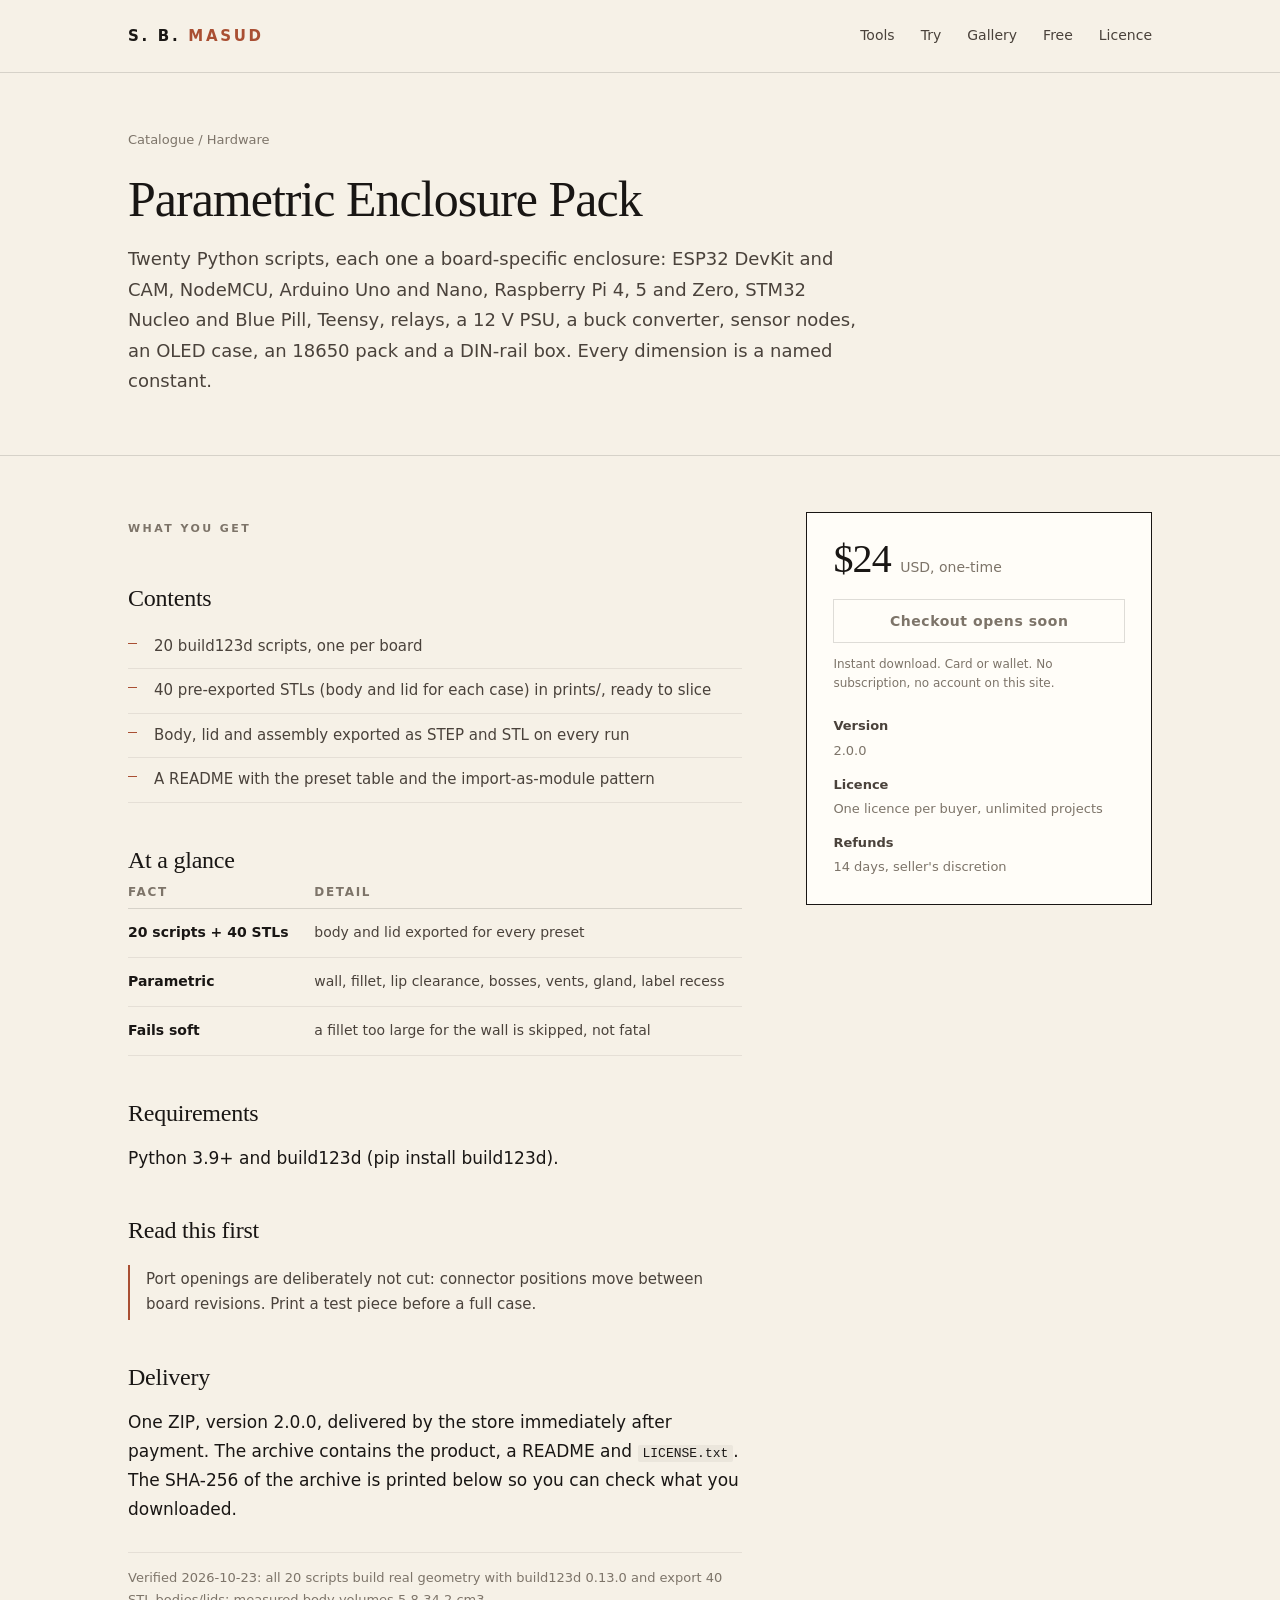
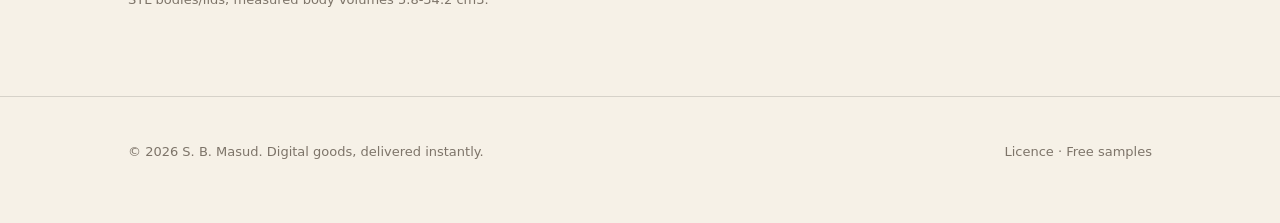
<file: products/parametric-enclosures.html>
<!doctype html>
<html lang="en">
<head>
<meta charset="utf-8">
<meta name="viewport" content="width=device-width,initial-scale=1">
<title>Parametric Enclosure Pack - S. B. Masud</title>
<meta name="description" content="20 build123d enclosure scripts that export STEP and STL.">
<meta property="og:title" content="Parametric Enclosure Pack - S. B. Masud">
<meta property="og:description" content="20 build123d enclosure scripts that export STEP and STL.">
<meta property="og:type" content="website">
<link rel="stylesheet" href="../assets/style.css">
<link rel="icon" href="data:image/svg+xml,%3Csvg xmlns='http://www.w3.org/2000/svg' viewBox='0 0 32 32'%3E%3Crect width='32' height='32' fill='%23f6f1e7'/%3E%3Cpath d='M8 24V8h9a5 5 0 0 1 0 10H8' fill='none' stroke='%23a94f33' stroke-width='2.4'/%3E%3C/svg%3E">
<script type="application/ld+json">{"@context": "https://schema.org", "@type": "Product", "name": "Parametric Enclosure Pack", "description": "20 build123d enclosure scripts that export STEP and STL.", "brand": {"@type": "Brand", "name": "S. B. Masud"}, "offers": {"@type": "Offer", "price": "24", "priceCurrency": "USD", "availability": "https://schema.org/InStock"}}</script>
</head>
<body>
<a class="skip" href="#main">Skip to content</a>
<header class="site">
  <div class="wrap">
    <a class="wordmark" href="../index.html">S. B. <span>Masud</span></a>
    <nav class="top">
      <a href="../index.html#tools">Tools</a>
      <a href="../try-luts.html">Try</a>
      <a href="../iris-gallery.html">Gallery</a>
      <a href="../free.html">Free</a>
      <a href="../licence.html">Licence</a>
    </nav>
  </div>
</header>
<main id="main">
<div class="product-head">
  <div class="wrap">
    <div class="crumbs"><a href="../index.html">Catalogue</a> / Hardware</div>
    <h1>Parametric Enclosure Pack</h1>
    <p class="lede">Twenty Python scripts, each one a board-specific enclosure: ESP32 DevKit and CAM, NodeMCU, Arduino Uno and Nano, Raspberry Pi 4, 5 and Zero, STM32 Nucleo and Blue Pill, Teensy, relays, a 12 V PSU, a buck converter, sensor nodes, an OLED case, an 18650 pack and a DIN-rail box. Every dimension is a named constant.</p>
  </div>
</div>
<div class="wrap">
  <div class="product-body">
    <div>
      <span class="eyebrow">What you get</span>
      <h2>Contents</h2>
      <ul class="checks">
        <li>20 build123d scripts, one per board</li>
        <li>40 pre-exported STLs (body and lid for each case) in prints/, ready to slice</li>
        <li>Body, lid and assembly exported as STEP and STL on every run</li>
        <li>A README with the preset table and the import-as-module pattern</li>
      </ul>

      <h2>At a glance</h2>
      <table class="facts">
        <tr><th>Fact</th><th>Detail</th></tr>
        <tr><td>20 scripts + 40 STLs</td><td>body and lid exported for every preset</td></tr>
        <tr><td>Parametric</td><td>wall, fillet, lip clearance, bosses, vents, gland, label recess</td></tr>
        <tr><td>Fails soft</td><td>a fillet too large for the wall is skipped, not fatal</td></tr>
      </table>

      <h2>Requirements</h2>
      <p>Python 3.9+ and build123d (pip install build123d).</p>

      <h2>Read this first</h2>
      <p class="note">Port openings are deliberately not cut: connector positions move between board revisions. Print a test piece before a full case.</p>

      <h2>Delivery</h2>
      <p>One ZIP, version 2.0.0, delivered by the store immediately after payment.
      The archive contains the product, a README and <code>LICENSE.txt</code>. The SHA-256 of the
      archive is printed below so you can check what you downloaded.</p>
      <p class="verified">Verified 2026-10-23: all 20 scripts build real geometry with build123d 0.13.0 and export 40 STL bodies/lids; measured body volumes 5.8-34.2 cm3.</p>
    </div>
    <aside>
      <div class="buy" id="checkout">
        <div class="price">$24 <small>USD, one-time</small></div>
        <a class="btn" data-buy="parametric-enclosures" data-price="$24" href="#checkout">Checkout opens soon</a>
        <p class="fine">Instant download. Card or wallet. No subscription, no account on this site.</p>
        <dl>
          <dt>Version</dt><dd>2.0.0</dd>
          <dt>Licence</dt><dd>One licence per buyer, unlimited projects</dd>
          <dt>Refunds</dt><dd>14 days, seller's discretion</dd>
        </dl>
      </div>

    </aside>
  </div>
</div>
</main>
<footer class="site">
  <div class="wrap">
    <div>&copy; <span data-year>2026</span> S. B. Masud. Digital goods, delivered instantly.</div>
    <div><a href="../licence.html">Licence</a> &middot; <a href="../free.html">Free samples</a></div>
  </div>
</footer>
<script src="../assets/config.js"></script>
<script src="../assets/site.js"></script>
</body>
</html>
</file>
<file: assets/style.css>
:root{
  --sand:#f6f1e7; --paper:#fffdf8; --ink:#191614; --ink2:#4a423b; --muted:#7d7469;
  --line:rgba(25,22,20,.14); --line2:rgba(25,22,20,.08);
  --clay:#a94f33; --clay2:#8a3f27;
  --serif:"Iowan Old Style","Palatino Linotype",Palatino,"Book Antiqua",Georgia,serif;
  --sans:ui-sans-serif,system-ui,"Segoe UI",Roboto,Helvetica,Arial,sans-serif;
  --mono:ui-monospace,SFMono-Regular,Menlo,Consolas,monospace;
  --measure:64ch;
}
*{box-sizing:border-box}
html{-webkit-text-size-adjust:100%}
body{margin:0;background:var(--sand);color:var(--ink);font:400 17px/1.7 var(--sans);text-rendering:optimizeLegibility}
a{color:inherit;text-decoration:none}
a:focus-visible,button:focus-visible{outline:2px solid var(--clay);outline-offset:3px}
.wrap{max-width:1080px;margin:0 auto;padding:0 28px}
.skip{position:absolute;left:-9999px}
.skip:focus{left:16px;top:16px;background:var(--paper);padding:10px 14px;border:1px solid var(--line);z-index:9}

header.site{border-bottom:1px solid var(--line)}
header.site .wrap{display:flex;align-items:center;justify-content:space-between;gap:24px;height:72px}
.wordmark{font:600 15px/1 var(--sans);letter-spacing:.18em;text-transform:uppercase}
.wordmark span{color:var(--clay)}
nav.top{display:flex;gap:26px;font-size:14px;color:var(--ink2)}
nav.top a:hover{color:var(--clay)}

.hero{padding:88px 0 64px;border-bottom:1px solid var(--line)}
.hero .wrap{display:grid;grid-template-columns:1.55fr .85fr;gap:56px;align-items:end}
h1{font:400 clamp(38px,5.4vw,62px)/1.06 var(--serif);letter-spacing:-.02em;margin:0 0 20px}
h1 em{font-style:italic;color:var(--clay)}
.hero p.sub{margin:0;max-width:52ch;color:var(--ink2);font-size:18px}
.hero .meta{border-left:1px solid var(--line);padding-left:22px;font-size:14px;color:var(--muted)}
.hero .meta b{display:block;color:var(--ink);font-weight:600;font-size:15px;margin-bottom:4px}
.hero .meta div+div{margin-top:16px}

.eyebrow{font:600 11px/1 var(--sans);letter-spacing:.22em;text-transform:uppercase;color:var(--muted)}

section{padding:64px 0}
section+section{border-top:1px solid var(--line)}
h2{font:400 clamp(26px,3.2vw,36px)/1.15 var(--serif);margin:14px 0 8px;letter-spacing:-.01em}
.lede{max-width:var(--measure);color:var(--ink2)}

ol.index{list-style:none;margin:36px 0 0;padding:0;border-top:1px solid var(--line)}
ol.index li{border-bottom:1px solid var(--line)}
ol.index a{display:grid;grid-template-columns:56px 1fr auto 22px;gap:20px;align-items:baseline;padding:26px 0;transition:padding .18s ease}
ol.index a:hover{padding-left:8px}
ol.index .n{font:400 13px/1 var(--mono);color:var(--muted)}
ol.index .t{font:400 24px/1.25 var(--serif)}
ol.index .d{display:block;font:400 14px/1.5 var(--sans);color:var(--muted);margin-top:5px}
ol.index .p{font:400 19px/1 var(--serif);color:var(--ink2);white-space:nowrap}
ol.index a:hover .t,ol.index a:hover .p{color:var(--clay)}
ol.index .arrow{color:var(--muted);font-size:18px}
ol.index a:hover .arrow{color:var(--clay)}

.grid2{display:grid;grid-template-columns:1fr 1fr;gap:28px;margin-top:32px}
.card{background:var(--paper);border:1px solid var(--line);padding:28px}
.card h3{font:400 22px/1.3 var(--serif);margin:0 0 8px}
.card p{color:var(--ink2);font-size:15px;margin:0 0 16px}
.card .tag{font:600 11px/1 var(--sans);letter-spacing:.2em;text-transform:uppercase;color:var(--clay);display:block;margin-bottom:10px}

.steps{display:grid;grid-template-columns:repeat(3,1fr);gap:28px;margin-top:32px;counter-reset:s}
.steps div{border-top:1px solid var(--ink);padding-top:16px}
.steps h3{font:600 14px/1.4 var(--sans);margin:0 0 6px}
.steps p{margin:0;font-size:14px;color:var(--ink2)}
.steps span{font:400 12px/1 var(--mono);color:var(--muted);display:block;margin-bottom:10px}

details{border-top:1px solid var(--line);padding:18px 0}
details summary{cursor:pointer;font:400 18px/1.4 var(--serif);list-style:none}
details summary::-webkit-details-marker{display:none}
details summary::after{content:"+";float:right;color:var(--muted)}
details[open] summary::after{content:"\2212"}
details p{margin:12px 0 0;color:var(--ink2);font-size:15px;max-width:var(--measure)}

footer.site{border-top:1px solid var(--line);padding:44px 0 60px;font-size:13px;color:var(--muted)}
footer.site .wrap{display:flex;justify-content:space-between;gap:24px;flex-wrap:wrap}
footer.site a:hover{color:var(--clay)}

/* product page */
.product-head{padding:56px 0 40px;border-bottom:1px solid var(--line)}
.crumbs{font-size:13px;color:var(--muted);margin-bottom:22px}
.crumbs a:hover{color:var(--clay)}
.product-head h1{font-size:clamp(32px,4.4vw,50px);margin-bottom:14px}
.product-head .lede{font-size:18px}
.product-body{display:grid;grid-template-columns:1.6fr .9fr;gap:64px;padding:56px 0 72px}
.product-body h2{font-size:24px;margin:0 0 12px}
.product-body h2:not(:first-child){margin-top:44px}
ul.checks{list-style:none;margin:0;padding:0}
ul.checks li{padding:9px 0 9px 26px;position:relative;border-bottom:1px solid var(--line2);font-size:15px;color:var(--ink2)}
ul.checks li::before{content:"";position:absolute;left:0;top:18px;width:9px;height:1px;background:var(--clay)}
table.facts{width:100%;border-collapse:collapse;margin:0;font-size:14px}
table.facts th{text-align:left;font:600 12px/1 var(--sans);letter-spacing:.14em;text-transform:uppercase;color:var(--muted);padding:0 0 10px;border-bottom:1px solid var(--line)}
table.facts td{padding:12px 0;border-bottom:1px solid var(--line2);vertical-align:top;color:var(--ink2)}
table.facts td:first-child{color:var(--ink);font-weight:600;white-space:nowrap;padding-right:18px}
.buy{position:sticky;top:28px;border:1px solid var(--ink);background:var(--paper);padding:26px}
.buy .price{font:400 40px/1 var(--serif);letter-spacing:-.02em}
.buy .price small{font:400 14px/1 var(--sans);color:var(--muted);letter-spacing:0}
.buy .btn{display:block;text-align:center;margin:20px 0 12px;padding:14px 18px;background:var(--ink);color:var(--sand);font:600 14px/1 var(--sans);letter-spacing:.04em;border:0;width:100%}
.buy .btn:hover{background:var(--clay)}
.buy .btn[aria-disabled="true"]{background:transparent;color:var(--muted);border:1px solid var(--line);cursor:not-allowed}
.buy .fine{font-size:12px;color:var(--muted);line-height:1.6;margin:0}
.buy dl{margin:22px 0 0;font-size:13px;color:var(--ink2)}
.buy dt{font-weight:600;margin-top:12px}
.buy dd{margin:2px 0 0;color:var(--muted)}
code,pre{font-family:var(--mono);font-size:13px}
pre{background:var(--paper);border:1px solid var(--line);padding:16px 18px;overflow:auto;line-height:1.6}
p code{background:rgba(25,22,20,.05);padding:1px 5px;border-radius:2px}
.note{border-left:2px solid var(--clay);padding:2px 0 2px 16px;color:var(--ink2);font-size:15px;margin:20px 0}
.verified{font-size:13px;color:var(--muted);border-top:1px solid var(--line2);padding-top:14px;margin-top:28px}

@media (max-width:860px){
  .hero .wrap,.product-body,.grid2,.steps{grid-template-columns:1fr;gap:32px}
  .hero{padding:56px 0 40px}
  .hero .meta{border-left:0;border-top:1px solid var(--line);padding:18px 0 0}
  .product-body{padding-top:36px}
  .buy{position:static}
  ol.index a{grid-template-columns:34px 1fr auto;gap:12px}
  ol.index .arrow{display:none}
  ol.index .t{font-size:20px}
}
@media (prefers-reduced-motion:reduce){*{transition:none!important;animation:none!important}}
</file>
